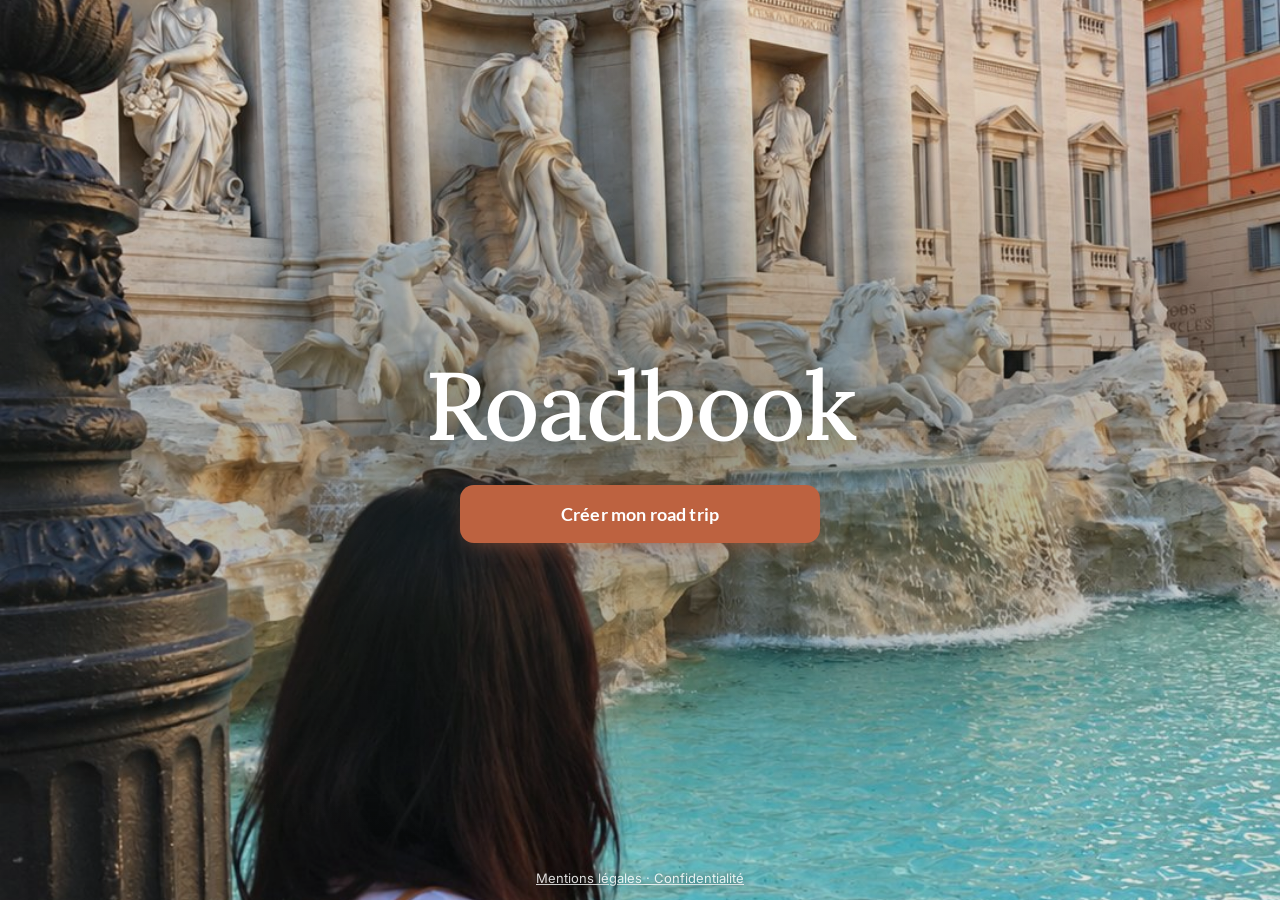
<file: index.html>
<!doctype html>
<html lang="fr">
<head>
  <meta charset="utf-8">
  <meta name="viewport" content="width=device-width, initial-scale=1, viewport-fit=cover">
  <meta name="theme-color" content="#F4F1EA">
  <title>Roadbook</title>
  <link rel="stylesheet" href="css/polices.css">
  <link rel="manifest" href="manifest.webmanifest">
  <link rel="apple-touch-icon" href="images/icone-192.png">
  <meta name="apple-mobile-web-app-capable" content="yes">
  <meta name="mobile-web-app-capable" content="yes">
  <link rel="stylesheet" href="js/vendor/leaflet/leaflet.css">
  <link rel="stylesheet" href="css/styles.css?v=2">
</head>
<body>
  <main id="app">

    <!-- ÉCRAN 1 — ACCUEIL -->
    <section class="ecran ecran--accueil" id="e-accueil" aria-label="Accueil">
      <div class="accueil-photo">
        <!-- Remplace images/accueil.jpg par ta propre photo -->
        <div class="photo-repli" data-paysage></div>
        <img src="images/accueil.jpg" alt="" onerror="this.remove()">
      </div>
      <div class="accueil-contenu">
        <h1 class="accueil-titre">Roadbook</h1>
        <button class="btn btn--principal" type="button" data-aller="#/depart">Créer mon road trip</button>
        <a class="accueil-voyages" href="#/voyages" id="lien-voyages" hidden></a>
      </div>
      <a class="accueil-infos" href="infos.html">Mentions légales · Confidentialité</a>
    </section>

    <!-- ÉCRAN 2 — MON DÉPART -->
    <section class="ecran" id="e-depart" aria-label="Mon départ">
      <header class="barre">
        <a class="barre-retour" href="#/">← Accueil</a>
        <span class="barre-marque">Roadbook</span>
      </header>
      <div class="colonne">
        <h1 class="titre-page">Ton départ</h1>
        <p class="chapo">Sept questions, tout se fait en cochant. Je m’occupe du reste.</p>
        <form id="questionnaire" novalidate></form>
        <p class="credit">Villes : <a href="https://www.geonames.org" target="_blank" rel="noopener">GeoNames</a>, licence CC BY 4.0.</p>
      </div>
      <div class="action-bas">
        <p class="action-message" id="message-depart" role="status" aria-live="polite"></p>
        <button class="btn btn--principal" type="button" id="btn-generer">Générer mon itinéraire</button>
      </div>
    </section>

    <!-- ÉCRAN 3 — MA ROUTE -->
    <section class="ecran" id="e-route" aria-label="Ma route">
      <header class="barre">
        <a class="barre-retour" href="#/depart">← Mes réponses</a>
        <span class="barre-marque">Roadbook</span>
      </header>
      <div class="colonne" id="route-contenu"></div>
      <div class="action-bas">
        <button class="btn btn--principal" type="button" data-aller="#/garder">Garder ma route</button>
      </div>
    </section>

    <!-- ÉCRAN 4 — MA JOURNÉE -->
    <section class="ecran ecran--jour" id="e-jour" aria-label="Ma journée">
      <div id="jour-contenu"></div>
      <div class="action-bas action-bas--double">
        <a class="btn btn--secondaire" href="#/route">← Ma route</a>
        <button class="btn btn--principal" type="button" id="btn-suivant">Jour suivant →</button>
      </div>
    </section>

    <!-- ÉCRAN 5 — GARDER MA ROUTE -->
    <section class="ecran" id="e-garder" aria-label="Garder ma route">
      <header class="barre">
        <a class="barre-retour" href="#/route">← Ma route</a>
        <span class="barre-marque">Roadbook</span>
      </header>
      <div class="colonne" id="garder-contenu"></div>
    </section>

    <!-- MES VOYAGES SAUVEGARDÉS -->
    <section class="ecran" id="e-voyages" aria-label="Mes voyages sauvegardés">
      <header class="barre">
        <a class="barre-retour" href="#/">← Accueil</a>
        <span class="barre-marque">Roadbook</span>
      </header>
      <div class="colonne" id="voyages-contenu"></div>
    </section>
  </main>

  <!-- Génération en cours -->
  <div class="composition" id="composition" hidden aria-live="polite">
    <div class="composition-route" aria-hidden="true"><span></span></div>
    <p class="composition-phrase" id="composition-phrase">Je compose ta route…</p>
  </div>

  <script src="js/villes.js"></script>
  <script src="js/villes-plus.js"></script>
  <script src="js/data.js"></script>
  <script src="js/data-europe.js"></script>
  <script src="js/data-europe2.js"></script>
  <script src="js/data-terre.js"></script>
  <script src="js/regions-outils.js"></script>
  <script src="js/regions-ouest.js"></script>
  <script src="js/regions-centre.js"></script>
  <script src="js/regions-sud.js"></script>
  <script src="js/regions-nord.js"></script>
  <script src="js/regions-est.js"></script>
  <script src="js/regions-orient.js"></script>
  <script src="js/regions-plus.js"></script>
  <script src="js/regions-fin.js"></script>
  <script src="js/villes-ouest.js"></script>
  <script src="js/villes-centre.js"></script>
  <script src="js/villes-sud.js"></script>
  <script src="js/villes-nord.js"></script>
  <script src="js/villes-est.js"></script>
  <script src="js/villes-orient.js"></script>
  <script src="js/villes-geonames.js"></script>
  <script src="js/envies.js"></script>
  <script src="js/generator.js"></script>
  <script src="js/planning.js"></script>
  <script src="js/regles-route.js"></script>
  <script src="js/modifier.js"></script>
  <script src="js/aires.js"></script>
  <script src="js/photos.js"></script>
  <script src="js/mes-photos.js"></script>
  <script src="js/horsligne.js"></script>
  <script src="js/config.js"></script>
  <script src="js/vendor/supabase/supabase.js"></script>
  <script src="js/communaute.js"></script>
  <script src="js/vendor/leaflet/leaflet.js"></script>
  <script src="js/fond-carte.js"></script>
  <script src="js/carte.js"></script>
  <script src="js/app.js"></script>
</body>
</html>
</file>
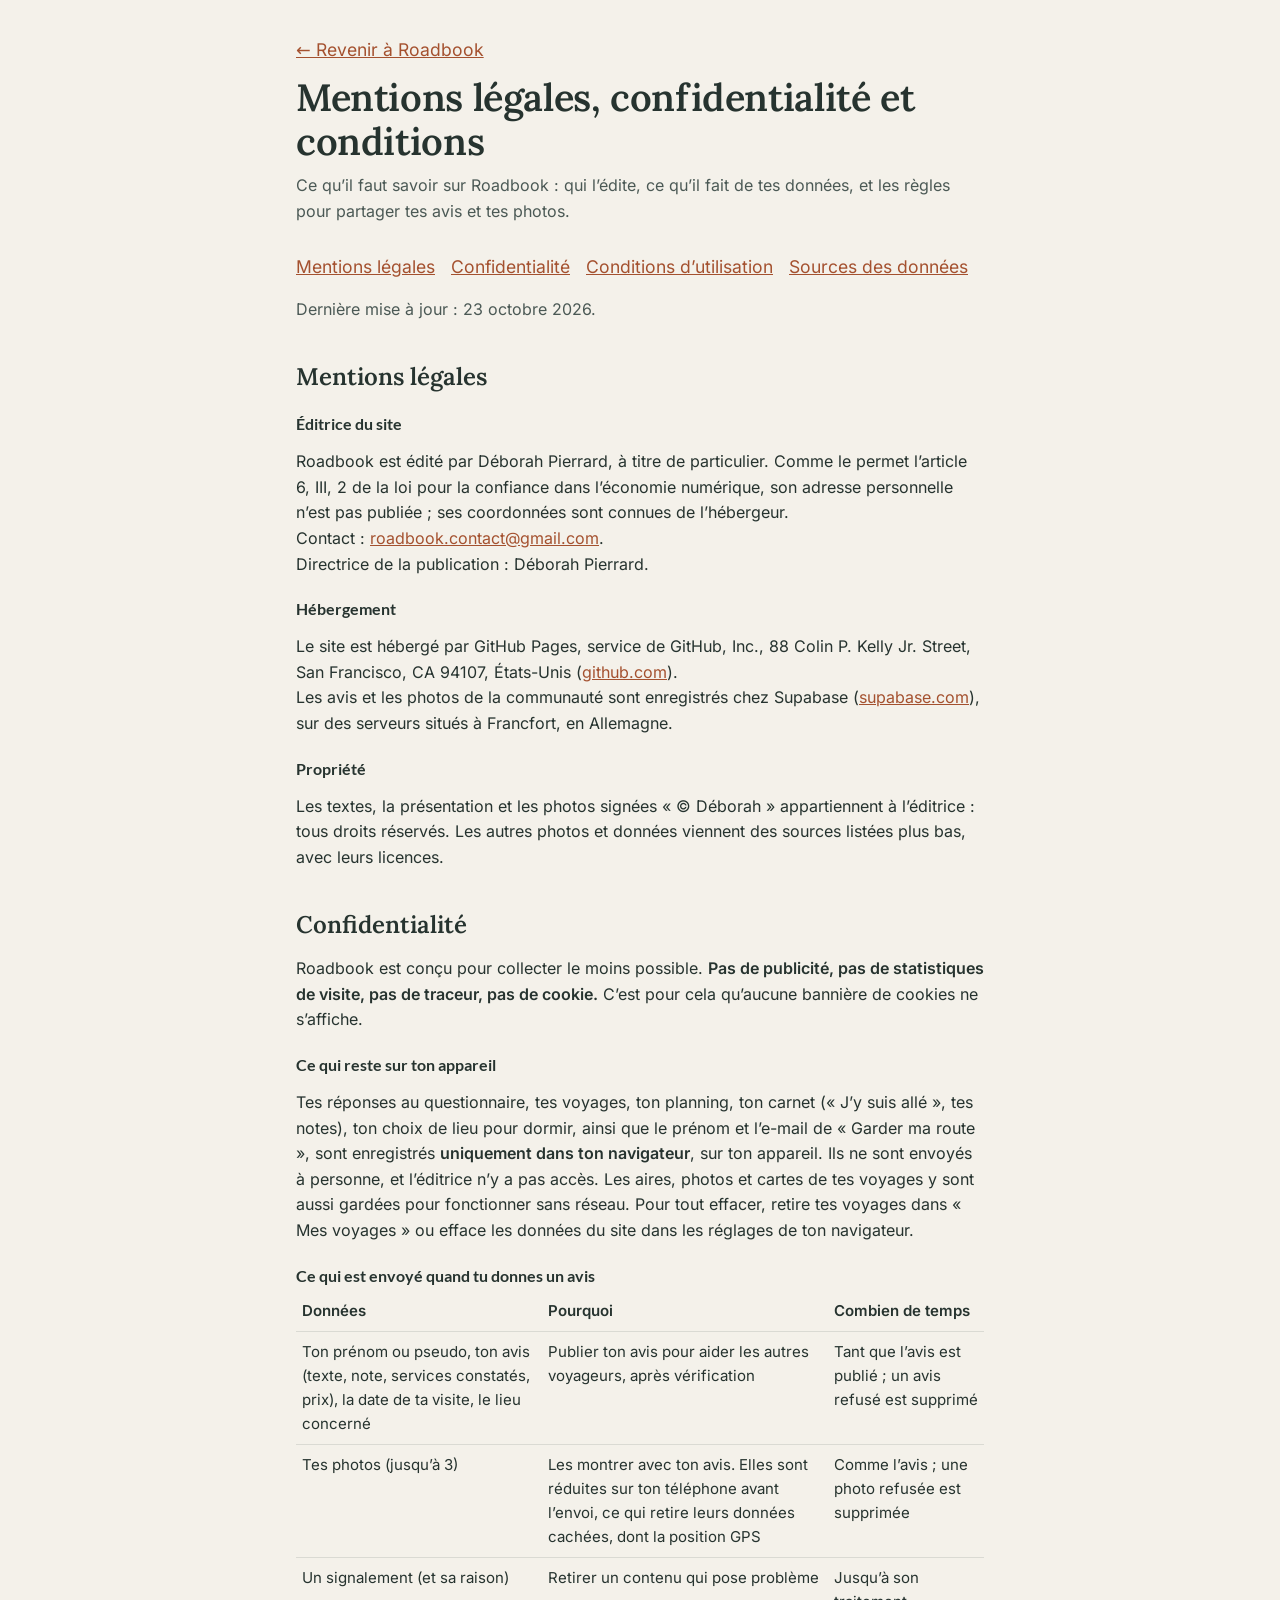
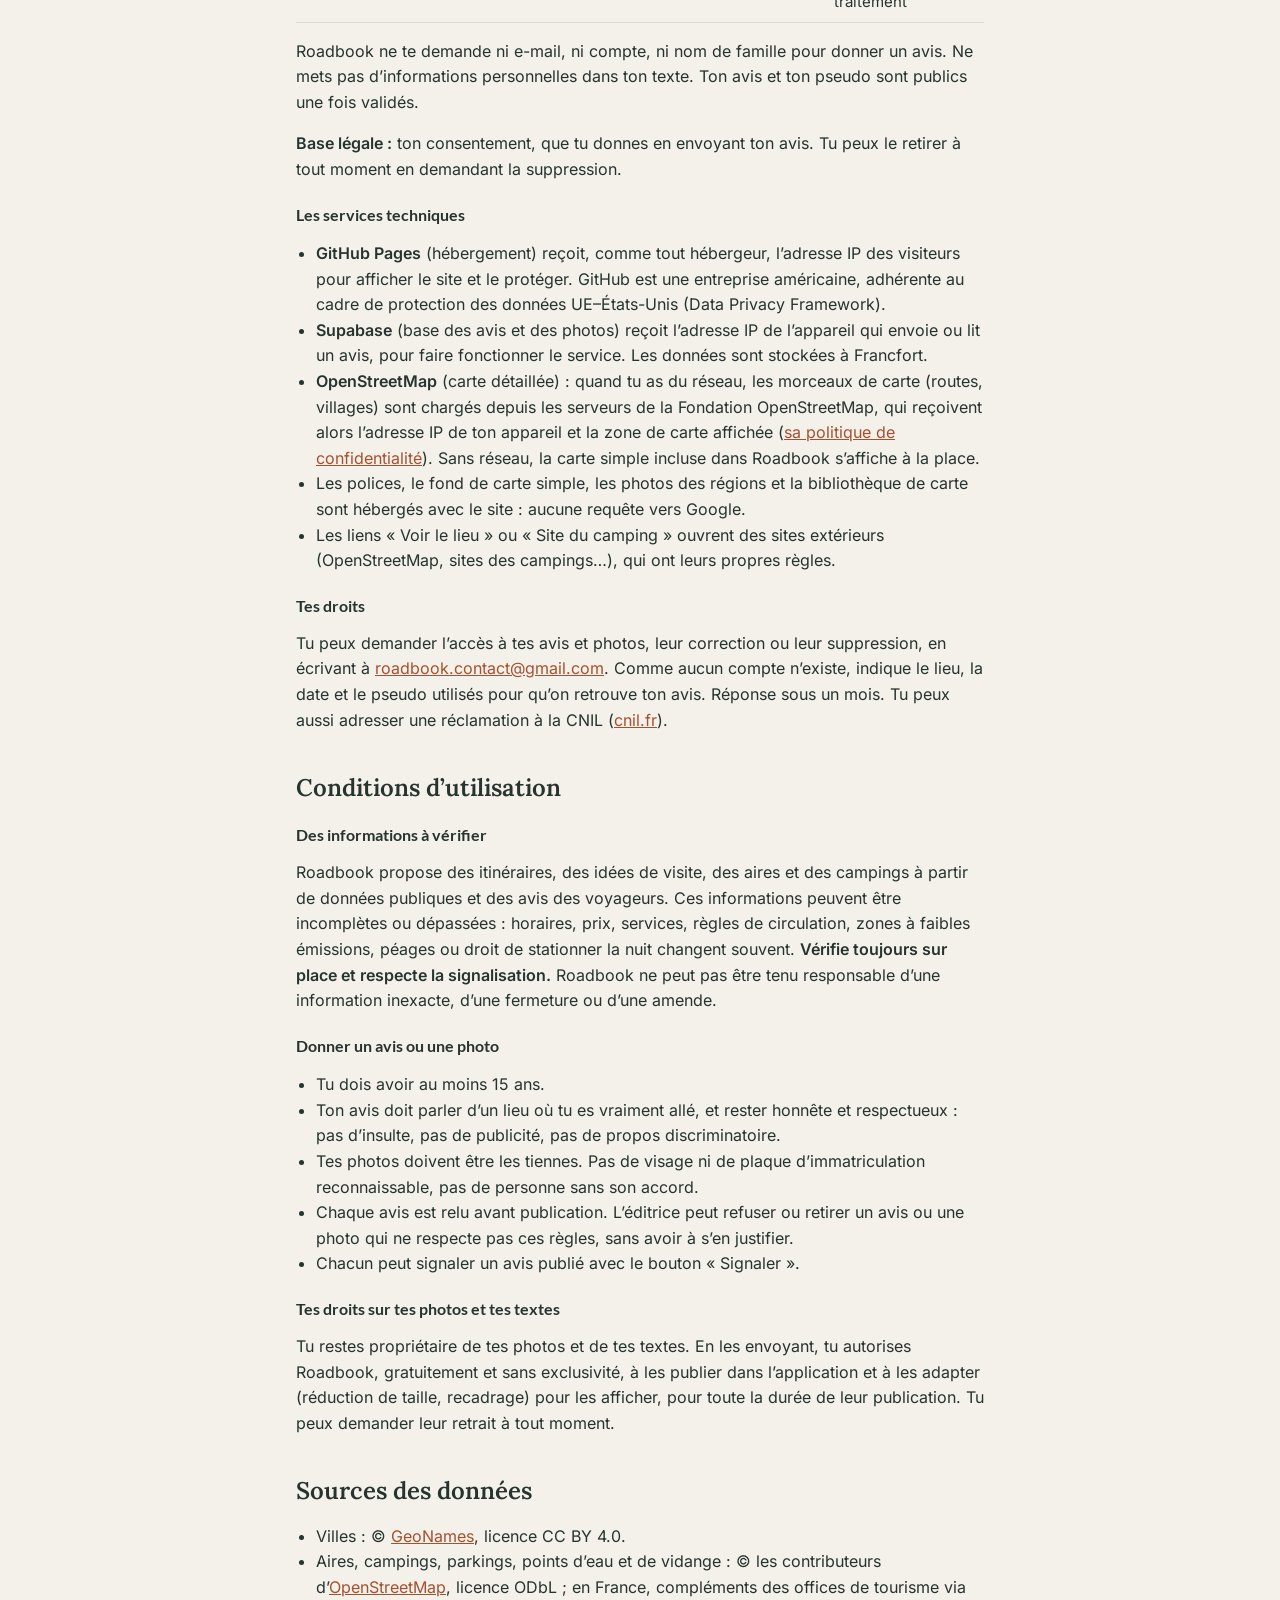
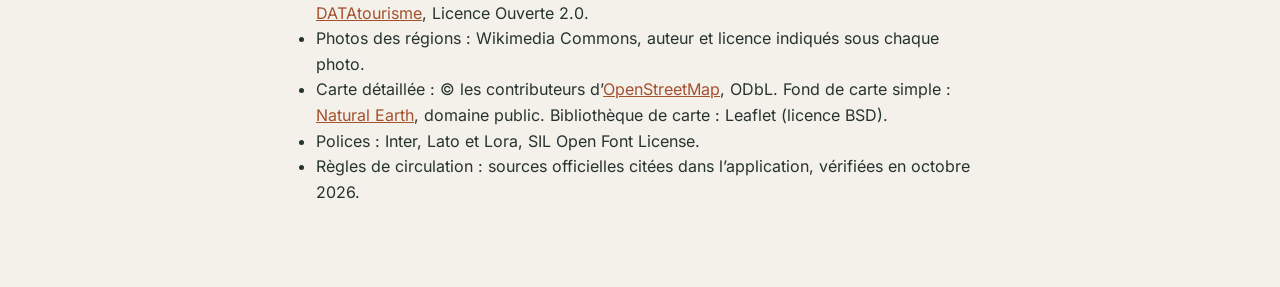
<file: infos.html>
<!doctype html>
<html lang="fr">
<head>
  <meta charset="utf-8">
  <meta name="viewport" content="width=device-width, initial-scale=1">
  <title>Mentions légales et confidentialité · Roadbook</title>
  <link rel="stylesheet" href="css/polices.css">
  <link rel="stylesheet" href="css/styles.css">
  <style>
    body { background: var(--lin); }
    .infos { max-width: 720px; margin: 0 auto; padding: 28px 16px 64px; }
    .infos h2 { font: 600 24px/1.25 var(--f-titre); margin: 40px 0 10px; }
    .infos h3 { font: 700 16px var(--f-sous); margin: 22px 0 6px; }
    .infos p, .infos li { font-size: 16px; line-height: 1.6; }
    .infos ul { padding-left: 20px; }
    .infos nav { display: flex; flex-wrap: wrap; gap: 8px 16px; margin: 8px 0 0; }
    .infos nav a, .infos a { color: var(--terra-fonce); }
    .infos table { border-collapse: collapse; width: 100%; font-size: 15px; }
    .infos th, .infos td { text-align: left; vertical-align: top; padding: 8px 6px; border-bottom: 1px solid var(--trait); }
    .retour { display: inline-block; margin-top: 8px; }
  </style>
</head>
<body>
  <main class="infos">
    <a class="retour" href="./">← Revenir à Roadbook</a>
    <h1 class="titre-page">Mentions légales, confidentialité et conditions</h1>
    <p class="chapo">Ce qu’il faut savoir sur Roadbook : qui l’édite, ce qu’il fait de tes données, et les règles pour partager tes avis et tes photos.</p>
    <nav>
      <a href="#mentions">Mentions légales</a>
      <a href="#confidentialite">Confidentialité</a>
      <a href="#conditions">Conditions d’utilisation</a>
      <a href="#sources">Sources des données</a>
    </nav>
    <p class="commu-qui">Dernière mise à jour : 23 octobre 2026.</p>

    <h2 id="mentions">Mentions légales</h2>
    <h3>Éditrice du site</h3>
    <p>Roadbook est édité par Déborah Pierrard, à titre de particulier.
      Comme le permet l’article 6, III, 2 de la loi pour la confiance dans l’économie numérique, son adresse personnelle
      n’est pas publiée ; ses coordonnées sont connues de l’hébergeur.<br>
      Contact : <a href="mailto:roadbook.contact@gmail.com">roadbook.contact@gmail.com</a>.<br>
      Directrice de la publication : Déborah Pierrard.</p>
    <h3>Hébergement</h3>
    <p>Le site est hébergé par GitHub Pages, service de GitHub, Inc., 88 Colin P. Kelly Jr. Street, San Francisco, CA 94107, États-Unis
      (<a href="https://github.com" target="_blank" rel="noopener">github.com</a>).<br>
      Les avis et les photos de la communauté sont enregistrés chez Supabase (<a href="https://supabase.com" target="_blank" rel="noopener">supabase.com</a>),
      sur des serveurs situés à Francfort, en Allemagne.</p>
    <h3>Propriété</h3>
    <p>Les textes, la présentation et les photos signées « © Déborah » appartiennent à l’éditrice : tous droits réservés.
      Les autres photos et données viennent des sources listées plus bas, avec leurs licences.</p>

    <h2 id="confidentialite">Confidentialité</h2>
    <p>Roadbook est conçu pour collecter le moins possible. <strong>Pas de publicité, pas de statistiques de visite, pas de traceur, pas de cookie.</strong>
      C’est pour cela qu’aucune bannière de cookies ne s’affiche.</p>

    <h3>Ce qui reste sur ton appareil</h3>
    <p>Tes réponses au questionnaire, tes voyages, ton planning, ton carnet (« J’y suis allé », tes notes), ton choix de lieu pour dormir,
      ainsi que le prénom et l’e-mail de « Garder ma route », sont enregistrés <strong>uniquement dans ton navigateur</strong>, sur ton appareil.
      Ils ne sont envoyés à personne, et l’éditrice n’y a pas accès. Les aires, photos et cartes de tes voyages y sont aussi gardées pour
      fonctionner sans réseau. Pour tout effacer, retire tes voyages dans « Mes voyages » ou efface les données du site dans les réglages de ton navigateur.</p>

    <h3>Ce qui est envoyé quand tu donnes un avis</h3>
    <table>
      <tr><th>Données</th><th>Pourquoi</th><th>Combien de temps</th></tr>
      <tr><td>Ton prénom ou pseudo, ton avis (texte, note, services constatés, prix), la date de ta visite, le lieu concerné</td>
        <td>Publier ton avis pour aider les autres voyageurs, après vérification</td>
        <td>Tant que l’avis est publié ; un avis refusé est supprimé</td></tr>
      <tr><td>Tes photos (jusqu’à 3)</td>
        <td>Les montrer avec ton avis. Elles sont réduites sur ton téléphone avant l’envoi, ce qui retire leurs données cachées, dont la position GPS</td>
        <td>Comme l’avis ; une photo refusée est supprimée</td></tr>
      <tr><td>Un signalement (et sa raison)</td><td>Retirer un contenu qui pose problème</td><td>Jusqu’à son traitement</td></tr>
    </table>
    <p>Roadbook ne te demande ni e-mail, ni compte, ni nom de famille pour donner un avis. Ne mets pas d’informations personnelles dans ton texte.
      Ton avis et ton pseudo sont publics une fois validés.</p>
    <p><strong>Base légale :</strong> ton consentement, que tu donnes en envoyant ton avis. Tu peux le retirer à tout moment en demandant la suppression.</p>

    <h3>Les services techniques</h3>
    <ul>
      <li><strong>GitHub Pages</strong> (hébergement) reçoit, comme tout hébergeur, l’adresse IP des visiteurs pour afficher le site et le protéger.
        GitHub est une entreprise américaine, adhérente au cadre de protection des données UE–États-Unis (Data Privacy Framework).</li>
      <li><strong>Supabase</strong> (base des avis et des photos) reçoit l’adresse IP de l’appareil qui envoie ou lit un avis, pour faire fonctionner le service.
        Les données sont stockées à Francfort.</li>
      <li><strong>OpenStreetMap</strong> (carte détaillée) : quand tu as du réseau, les morceaux de carte (routes, villages) sont chargés depuis les serveurs
        de la Fondation OpenStreetMap, qui reçoivent alors l’adresse IP de ton appareil et la zone de carte affichée
        (<a href="https://osmfoundation.org/wiki/Privacy_Policy" target="_blank" rel="noopener">sa politique de confidentialité</a>).
        Sans réseau, la carte simple incluse dans Roadbook s’affiche à la place.</li>
      <li>Les polices, le fond de carte simple, les photos des régions et la bibliothèque de carte sont hébergés avec le site : aucune requête vers Google.</li>
      <li>Les liens « Voir le lieu » ou « Site du camping » ouvrent des sites extérieurs (OpenStreetMap, sites des campings…), qui ont leurs propres règles.</li>
    </ul>

    <h3>Tes droits</h3>
    <p>Tu peux demander l’accès à tes avis et photos, leur correction ou leur suppression, en écrivant à
      <a href="mailto:roadbook.contact@gmail.com">roadbook.contact@gmail.com</a>. Comme aucun compte n’existe, indique le lieu, la date et le pseudo
      utilisés pour qu’on retrouve ton avis. Réponse sous un mois. Tu peux aussi adresser une réclamation à la CNIL
      (<a href="https://www.cnil.fr" target="_blank" rel="noopener">cnil.fr</a>).</p>

    <h2 id="conditions">Conditions d’utilisation</h2>
    <h3>Des informations à vérifier</h3>
    <p>Roadbook propose des itinéraires, des idées de visite, des aires et des campings à partir de données publiques et des avis des voyageurs.
      Ces informations peuvent être incomplètes ou dépassées : horaires, prix, services, règles de circulation, zones à faibles émissions,
      péages ou droit de stationner la nuit changent souvent. <strong>Vérifie toujours sur place et respecte la signalisation.</strong>
      Roadbook ne peut pas être tenu responsable d’une information inexacte, d’une fermeture ou d’une amende.</p>
    <h3>Donner un avis ou une photo</h3>
    <ul>
      <li>Tu dois avoir au moins 15 ans.</li>
      <li>Ton avis doit parler d’un lieu où tu es vraiment allé, et rester honnête et respectueux : pas d’insulte, pas de publicité, pas de propos discriminatoire.</li>
      <li>Tes photos doivent être les tiennes. Pas de visage ni de plaque d’immatriculation reconnaissable, pas de personne sans son accord.</li>
      <li>Chaque avis est relu avant publication. L’éditrice peut refuser ou retirer un avis ou une photo qui ne respecte pas ces règles, sans avoir à s’en justifier.</li>
      <li>Chacun peut signaler un avis publié avec le bouton « Signaler ».</li>
    </ul>
    <h3>Tes droits sur tes photos et tes textes</h3>
    <p>Tu restes propriétaire de tes photos et de tes textes. En les envoyant, tu autorises Roadbook, gratuitement et sans exclusivité,
      à les publier dans l’application et à les adapter (réduction de taille, recadrage) pour les afficher, pour toute la durée de leur publication.
      Tu peux demander leur retrait à tout moment.</p>

    <h2 id="sources">Sources des données</h2>
    <ul>
      <li>Villes : © <a href="https://www.geonames.org" target="_blank" rel="noopener">GeoNames</a>, licence CC BY 4.0.</li>
      <li>Aires, campings, parkings, points d’eau et de vidange : © les contributeurs d’<a href="https://www.openstreetmap.org/copyright" target="_blank" rel="noopener">OpenStreetMap</a>, licence ODbL ;
        en France, compléments des offices de tourisme via <a href="https://www.datatourisme.fr" target="_blank" rel="noopener">DATAtourisme</a>, Licence Ouverte 2.0.</li>
      <li>Photos des régions : Wikimedia Commons, auteur et licence indiqués sous chaque photo.</li>
      <li>Carte détaillée : © les contributeurs d’<a href="https://www.openstreetmap.org/copyright" target="_blank" rel="noopener">OpenStreetMap</a>, ODbL.
        Fond de carte simple : <a href="https://www.naturalearthdata.com" target="_blank" rel="noopener">Natural Earth</a>, domaine public. Bibliothèque de carte : Leaflet (licence BSD).</li>
      <li>Polices : Inter, Lato et Lora, SIL Open Font License.</li>
      <li>Règles de circulation : sources officielles citées dans l’application, vérifiées en octobre 2026.</li>
    </ul>
  </main>
</body>
</html>
</file>
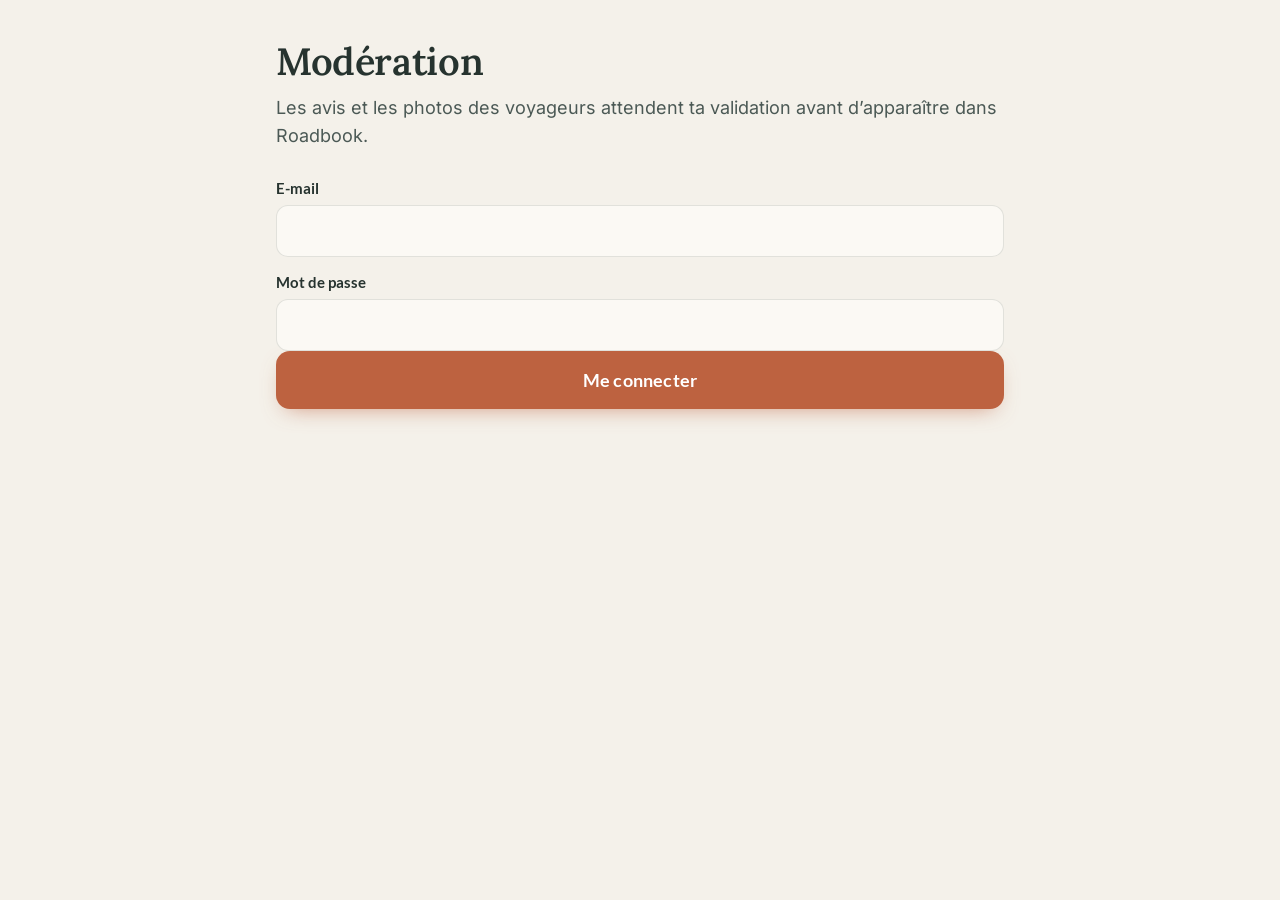
<file: moderation.html>
<!doctype html>
<html lang="fr">
<head>
  <meta charset="utf-8">
  <meta name="viewport" content="width=device-width, initial-scale=1">
  <meta name="robots" content="noindex">
  <title>Modération · Roadbook</title>
  <link rel="stylesheet" href="css/polices.css">
  <link rel="stylesheet" href="css/styles.css">
  <style>
    body { background: var(--lin); }
    .mod { max-width: 760px; margin: 0 auto; padding: 28px 16px 60px; }
    .mod-carte { background: var(--papier); border: 1px solid var(--trait); border-radius: var(--rayon); padding: 16px 18px; margin-top: 14px; }
    .mod-carte h3 { margin: 0 0 4px; font: 700 17px var(--f-sous); }
    .mod-meta { margin: 0 0 8px; font-size: 14px; color: var(--encre-douce); }
    .mod-photos { display: flex; gap: 8px; flex-wrap: wrap; margin: 10px 0; }
    .mod-photos img { width: 150px; height: 110px; object-fit: cover; border-radius: 10px; background: var(--lin); }
    .mod-actions { display: flex; gap: 10px; flex-wrap: wrap; margin-top: 12px; }
    .mod-onglets { display: flex; gap: 8px; flex-wrap: wrap; margin-top: 18px; }
    .mod-vide { color: var(--encre-douce); }
    .mod-champs { display: grid; gap: 4px; font-size: 15px; }
  </style>
</head>
<body>
  <main class="mod" id="mod">
    <h1 class="titre-page">Modération</h1>
    <p class="chapo">Les avis et les photos des voyageurs attendent ta validation avant d’apparaître dans Roadbook.</p>
    <div id="mod-contenu"><p class="mod-vide">Chargement…</p></div>
  </main>
  <script>window.RB = window.RB || {};</script>
  <script src="js/config.js"></script>
  <script src="js/vendor/supabase/supabase.js"></script>
  <script src="js/moderation.js"></script>
</body>
</html>
</file>
<file: css/polices.css>
/* Polices de Roadbook, hébergées avec l’application (aucune requête vers Google).
   Inter, Lato, Lora : SIL Open Font License 1.1 (voir fonts/LICENCE-*.txt). */
@font-face { font-family: 'Inter'; font-style: normal; font-weight: 400; font-display: swap;
  src: url('../fonts/inter-latin-ext-400-normal.woff2') format('woff2'); unicode-range: U+0100-02BA, U+02BD-02C5, U+02C7-02CC, U+02CE-02D7, U+02DD-02FF, U+0304, U+0308, U+0329, U+1D00-1DBF, U+1E00-1E9F, U+1EF2-1EFF, U+2020, U+20A0-20AB, U+20AD-20C0, U+2113, U+2C60-2C7F, U+A720-A7FF; }
@font-face { font-family: 'Inter'; font-style: normal; font-weight: 400; font-display: swap;
  src: url('../fonts/inter-latin-400-normal.woff2') format('woff2'); unicode-range: U+0000-00FF, U+0131, U+0152-0153, U+02BB-02BC, U+02C6, U+02DA, U+02DC, U+0304, U+0308, U+0329, U+2000-206F, U+20AC, U+2122, U+2191, U+2193, U+2212, U+2215, U+FEFF, U+FFFD; }
@font-face { font-family: 'Inter'; font-style: normal; font-weight: 500; font-display: swap;
  src: url('../fonts/inter-latin-ext-500-normal.woff2') format('woff2'); unicode-range: U+0100-02BA, U+02BD-02C5, U+02C7-02CC, U+02CE-02D7, U+02DD-02FF, U+0304, U+0308, U+0329, U+1D00-1DBF, U+1E00-1E9F, U+1EF2-1EFF, U+2020, U+20A0-20AB, U+20AD-20C0, U+2113, U+2C60-2C7F, U+A720-A7FF; }
@font-face { font-family: 'Inter'; font-style: normal; font-weight: 500; font-display: swap;
  src: url('../fonts/inter-latin-500-normal.woff2') format('woff2'); unicode-range: U+0000-00FF, U+0131, U+0152-0153, U+02BB-02BC, U+02C6, U+02DA, U+02DC, U+0304, U+0308, U+0329, U+2000-206F, U+20AC, U+2122, U+2191, U+2193, U+2212, U+2215, U+FEFF, U+FFFD; }
@font-face { font-family: 'Inter'; font-style: normal; font-weight: 600; font-display: swap;
  src: url('../fonts/inter-latin-ext-600-normal.woff2') format('woff2'); unicode-range: U+0100-02BA, U+02BD-02C5, U+02C7-02CC, U+02CE-02D7, U+02DD-02FF, U+0304, U+0308, U+0329, U+1D00-1DBF, U+1E00-1E9F, U+1EF2-1EFF, U+2020, U+20A0-20AB, U+20AD-20C0, U+2113, U+2C60-2C7F, U+A720-A7FF; }
@font-face { font-family: 'Inter'; font-style: normal; font-weight: 600; font-display: swap;
  src: url('../fonts/inter-latin-600-normal.woff2') format('woff2'); unicode-range: U+0000-00FF, U+0131, U+0152-0153, U+02BB-02BC, U+02C6, U+02DA, U+02DC, U+0304, U+0308, U+0329, U+2000-206F, U+20AC, U+2122, U+2191, U+2193, U+2212, U+2215, U+FEFF, U+FFFD; }
@font-face { font-family: 'Lato'; font-style: normal; font-weight: 400; font-display: swap;
  src: url('../fonts/lato-latin-ext-400-normal.woff2') format('woff2'); unicode-range: U+0100-02BA, U+02BD-02C5, U+02C7-02CC, U+02CE-02D7, U+02DD-02FF, U+0304, U+0308, U+0329, U+1D00-1DBF, U+1E00-1E9F, U+1EF2-1EFF, U+2020, U+20A0-20AB, U+20AD-20C0, U+2113, U+2C60-2C7F, U+A720-A7FF; }
@font-face { font-family: 'Lato'; font-style: normal; font-weight: 400; font-display: swap;
  src: url('../fonts/lato-latin-400-normal.woff2') format('woff2'); unicode-range: U+0000-00FF, U+0131, U+0152-0153, U+02BB-02BC, U+02C6, U+02DA, U+02DC, U+0304, U+0308, U+0329, U+2000-206F, U+20AC, U+2122, U+2191, U+2193, U+2212, U+2215, U+FEFF, U+FFFD; }
@font-face { font-family: 'Lato'; font-style: normal; font-weight: 700; font-display: swap;
  src: url('../fonts/lato-latin-ext-700-normal.woff2') format('woff2'); unicode-range: U+0100-02BA, U+02BD-02C5, U+02C7-02CC, U+02CE-02D7, U+02DD-02FF, U+0304, U+0308, U+0329, U+1D00-1DBF, U+1E00-1E9F, U+1EF2-1EFF, U+2020, U+20A0-20AB, U+20AD-20C0, U+2113, U+2C60-2C7F, U+A720-A7FF; }
@font-face { font-family: 'Lato'; font-style: normal; font-weight: 700; font-display: swap;
  src: url('../fonts/lato-latin-700-normal.woff2') format('woff2'); unicode-range: U+0000-00FF, U+0131, U+0152-0153, U+02BB-02BC, U+02C6, U+02DA, U+02DC, U+0304, U+0308, U+0329, U+2000-206F, U+20AC, U+2122, U+2191, U+2193, U+2212, U+2215, U+FEFF, U+FFFD; }
@font-face { font-family: 'Lora'; font-style: normal; font-weight: 500; font-display: swap;
  src: url('../fonts/lora-latin-ext-500-normal.woff2') format('woff2'); unicode-range: U+0100-02BA, U+02BD-02C5, U+02C7-02CC, U+02CE-02D7, U+02DD-02FF, U+0304, U+0308, U+0329, U+1D00-1DBF, U+1E00-1E9F, U+1EF2-1EFF, U+2020, U+20A0-20AB, U+20AD-20C0, U+2113, U+2C60-2C7F, U+A720-A7FF; }
@font-face { font-family: 'Lora'; font-style: normal; font-weight: 500; font-display: swap;
  src: url('../fonts/lora-latin-500-normal.woff2') format('woff2'); unicode-range: U+0000-00FF, U+0131, U+0152-0153, U+02BB-02BC, U+02C6, U+02DA, U+02DC, U+0304, U+0308, U+0329, U+2000-206F, U+20AC, U+2122, U+2191, U+2193, U+2212, U+2215, U+FEFF, U+FFFD; }
@font-face { font-family: 'Lora'; font-style: normal; font-weight: 600; font-display: swap;
  src: url('../fonts/lora-latin-ext-600-normal.woff2') format('woff2'); unicode-range: U+0100-02BA, U+02BD-02C5, U+02C7-02CC, U+02CE-02D7, U+02DD-02FF, U+0304, U+0308, U+0329, U+1D00-1DBF, U+1E00-1E9F, U+1EF2-1EFF, U+2020, U+20A0-20AB, U+20AD-20C0, U+2113, U+2C60-2C7F, U+A720-A7FF; }
@font-face { font-family: 'Lora'; font-style: normal; font-weight: 600; font-display: swap;
  src: url('../fonts/lora-latin-600-normal.woff2') format('woff2'); unicode-range: U+0000-00FF, U+0131, U+0152-0153, U+02BB-02BC, U+02C6, U+02DA, U+02DC, U+0304, U+0308, U+0329, U+2000-206F, U+20AC, U+2122, U+2191, U+2193, U+2212, U+2215, U+FEFF, U+FFFD; }
@font-face { font-family: 'Lora'; font-style: italic; font-weight: 500; font-display: swap;
  src: url('../fonts/lora-latin-ext-500-italic.woff2') format('woff2'); unicode-range: U+0100-02BA, U+02BD-02C5, U+02C7-02CC, U+02CE-02D7, U+02DD-02FF, U+0304, U+0308, U+0329, U+1D00-1DBF, U+1E00-1E9F, U+1EF2-1EFF, U+2020, U+20A0-20AB, U+20AD-20C0, U+2113, U+2C60-2C7F, U+A720-A7FF; }
@font-face { font-family: 'Lora'; font-style: italic; font-weight: 500; font-display: swap;
  src: url('../fonts/lora-latin-500-italic.woff2') format('woff2'); unicode-range: U+0000-00FF, U+0131, U+0152-0153, U+02BB-02BC, U+02C6, U+02DA, U+02DC, U+0304, U+0308, U+0329, U+2000-206F, U+20AC, U+2122, U+2191, U+2193, U+2212, U+2215, U+FEFF, U+FFFD; }
</file>
<file: js/vendor/leaflet/leaflet.css>
/* required styles */

.leaflet-pane,
.leaflet-tile,
.leaflet-marker-icon,
.leaflet-marker-shadow,
.leaflet-tile-container,
.leaflet-pane > svg,
.leaflet-pane > canvas,
.leaflet-zoom-box,
.leaflet-image-layer,
.leaflet-layer {
	position: absolute;
	left: 0;
	top: 0;
	}
.leaflet-container {
	overflow: hidden;
	}
.leaflet-tile,
.leaflet-marker-icon,
.leaflet-marker-shadow {
	-webkit-user-select: none;
	   -moz-user-select: none;
	        user-select: none;
	  -webkit-user-drag: none;
	}
/* Prevents IE11 from highlighting tiles in blue */
.leaflet-tile::selection {
	background: transparent;
}
/* Safari renders non-retina tile on retina better with this, but Chrome is worse */
.leaflet-safari .leaflet-tile {
	image-rendering: -webkit-optimize-contrast;
	}
/* hack that prevents hw layers "stretching" when loading new tiles */
.leaflet-safari .leaflet-tile-container {
	width: 1600px;
	height: 1600px;
	-webkit-transform-origin: 0 0;
	}
.leaflet-marker-icon,
.leaflet-marker-shadow {
	display: block;
	}
/* .leaflet-container svg: reset svg max-width decleration shipped in Joomla! (joomla.org) 3.x */
/* .leaflet-container img: map is broken in FF if you have max-width: 100% on tiles */
.leaflet-container .leaflet-overlay-pane svg {
	max-width: none !important;
	max-height: none !important;
	}
.leaflet-container .leaflet-marker-pane img,
.leaflet-container .leaflet-shadow-pane img,
.leaflet-container .leaflet-tile-pane img,
.leaflet-container img.leaflet-image-layer,
.leaflet-container .leaflet-tile {
	max-width: none !important;
	max-height: none !important;
	width: auto;
	padding: 0;
	}

.leaflet-container img.leaflet-tile {
	/* See: https://bugs.chromium.org/p/chromium/issues/detail?id=600120 */
	mix-blend-mode: plus-lighter;
}

.leaflet-container.leaflet-touch-zoom {
	-ms-touch-action: pan-x pan-y;
	touch-action: pan-x pan-y;
	}
.leaflet-container.leaflet-touch-drag {
	-ms-touch-action: pinch-zoom;
	/* Fallback for FF which doesn't support pinch-zoom */
	touch-action: none;
	touch-action: pinch-zoom;
}
.leaflet-container.leaflet-touch-drag.leaflet-touch-zoom {
	-ms-touch-action: none;
	touch-action: none;
}
.leaflet-container {
	-webkit-tap-highlight-color: transparent;
}
.leaflet-container a {
	-webkit-tap-highlight-color: rgba(51, 181, 229, 0.4);
}
.leaflet-tile {
	filter: inherit;
	visibility: hidden;
	}
.leaflet-tile-loaded {
	visibility: inherit;
	}
.leaflet-zoom-box {
	width: 0;
	height: 0;
	-moz-box-sizing: border-box;
	     box-sizing: border-box;
	z-index: 800;
	}
/* workaround for https://bugzilla.mozilla.org/show_bug.cgi?id=888319 */
.leaflet-overlay-pane svg {
	-moz-user-select: none;
	}

.leaflet-pane         { z-index: 400; }

.leaflet-tile-pane    { z-index: 200; }
.leaflet-overlay-pane { z-index: 400; }
.leaflet-shadow-pane  { z-index: 500; }
.leaflet-marker-pane  { z-index: 600; }
.leaflet-tooltip-pane   { z-index: 650; }
.leaflet-popup-pane   { z-index: 700; }

.leaflet-map-pane canvas { z-index: 100; }
.leaflet-map-pane svg    { z-index: 200; }

.leaflet-vml-shape {
	width: 1px;
	height: 1px;
	}
.lvml {
	behavior: url(#default#VML);
	display: inline-block;
	position: absolute;
	}


/* control positioning */

.leaflet-control {
	position: relative;
	z-index: 800;
	pointer-events: visiblePainted; /* IE 9-10 doesn't have auto */
	pointer-events: auto;
	}
.leaflet-top,
.leaflet-bottom {
	position: absolute;
	z-index: 1000;
	pointer-events: none;
	}
.leaflet-top {
	top: 0;
	}
.leaflet-right {
	right: 0;
	}
.leaflet-bottom {
	bottom: 0;
	}
.leaflet-left {
	left: 0;
	}
.leaflet-control {
	float: left;
	clear: both;
	}
.leaflet-right .leaflet-control {
	float: right;
	}
.leaflet-top .leaflet-control {
	margin-top: 10px;
	}
.leaflet-bottom .leaflet-control {
	margin-bottom: 10px;
	}
.leaflet-left .leaflet-control {
	margin-left: 10px;
	}
.leaflet-right .leaflet-control {
	margin-right: 10px;
	}


/* zoom and fade animations */

.leaflet-fade-anim .leaflet-popup {
	opacity: 0;
	-webkit-transition: opacity 0.2s linear;
	   -moz-transition: opacity 0.2s linear;
	        transition: opacity 0.2s linear;
	}
.leaflet-fade-anim .leaflet-map-pane .leaflet-popup {
	opacity: 1;
	}
.leaflet-zoom-animated {
	-webkit-transform-origin: 0 0;
	    -ms-transform-origin: 0 0;
	        transform-origin: 0 0;
	}
svg.leaflet-zoom-animated {
	will-change: transform;
}

.leaflet-zoom-anim .leaflet-zoom-animated {
	-webkit-transition: -webkit-transform 0.25s cubic-bezier(0,0,0.25,1);
	   -moz-transition:    -moz-transform 0.25s cubic-bezier(0,0,0.25,1);
	        transition:         transform 0.25s cubic-bezier(0,0,0.25,1);
	}
.leaflet-zoom-anim .leaflet-tile,
.leaflet-pan-anim .leaflet-tile {
	-webkit-transition: none;
	   -moz-transition: none;
	        transition: none;
	}

.leaflet-zoom-anim .leaflet-zoom-hide {
	visibility: hidden;
	}


/* cursors */

.leaflet-interactive {
	cursor: pointer;
	}
.leaflet-grab {
	cursor: -webkit-grab;
	cursor:    -moz-grab;
	cursor:         grab;
	}
.leaflet-crosshair,
.leaflet-crosshair .leaflet-interactive {
	cursor: crosshair;
	}
.leaflet-popup-pane,
.leaflet-control {
	cursor: auto;
	}
.leaflet-dragging .leaflet-grab,
.leaflet-dragging .leaflet-grab .leaflet-interactive,
.leaflet-dragging .leaflet-marker-draggable {
	cursor: move;
	cursor: -webkit-grabbing;
	cursor:    -moz-grabbing;
	cursor:         grabbing;
	}

/* marker & overlays interactivity */
.leaflet-marker-icon,
.leaflet-marker-shadow,
.leaflet-image-layer,
.leaflet-pane > svg path,
.leaflet-tile-container {
	pointer-events: none;
	}

.leaflet-marker-icon.leaflet-interactive,
.leaflet-image-layer.leaflet-interactive,
.leaflet-pane > svg path.leaflet-interactive,
svg.leaflet-image-layer.leaflet-interactive path {
	pointer-events: visiblePainted; /* IE 9-10 doesn't have auto */
	pointer-events: auto;
	}

/* visual tweaks */

.leaflet-container {
	background: #ddd;
	outline-offset: 1px;
	}
.leaflet-container a {
	color: #0078A8;
	}
.leaflet-zoom-box {
	border: 2px dotted #38f;
	background: rgba(255,255,255,0.5);
	}


/* general typography */
.leaflet-container {
	font-family: "Helvetica Neue", Arial, Helvetica, sans-serif;
	font-size: 12px;
	font-size: 0.75rem;
	line-height: 1.5;
	}


/* general toolbar styles */

.leaflet-bar {
	box-shadow: 0 1px 5px rgba(0,0,0,0.65);
	border-radius: 4px;
	}
.leaflet-bar a {
	background-color: #fff;
	border-bottom: 1px solid #ccc;
	width: 26px;
	height: 26px;
	line-height: 26px;
	display: block;
	text-align: center;
	text-decoration: none;
	color: black;
	}
.leaflet-bar a,
.leaflet-control-layers-toggle {
	background-position: 50% 50%;
	background-repeat: no-repeat;
	display: block;
	}
.leaflet-bar a:hover,
.leaflet-bar a:focus {
	background-color: #f4f4f4;
	}
.leaflet-bar a:first-child {
	border-top-left-radius: 4px;
	border-top-right-radius: 4px;
	}
.leaflet-bar a:last-child {
	border-bottom-left-radius: 4px;
	border-bottom-right-radius: 4px;
	border-bottom: none;
	}
.leaflet-bar a.leaflet-disabled {
	cursor: default;
	background-color: #f4f4f4;
	color: #bbb;
	}

.leaflet-touch .leaflet-bar a {
	width: 30px;
	height: 30px;
	line-height: 30px;
	}
.leaflet-touch .leaflet-bar a:first-child {
	border-top-left-radius: 2px;
	border-top-right-radius: 2px;
	}
.leaflet-touch .leaflet-bar a:last-child {
	border-bottom-left-radius: 2px;
	border-bottom-right-radius: 2px;
	}

/* zoom control */

.leaflet-control-zoom-in,
.leaflet-control-zoom-out {
	font: bold 18px 'Lucida Console', Monaco, monospace;
	text-indent: 1px;
	}

.leaflet-touch .leaflet-control-zoom-in, .leaflet-touch .leaflet-control-zoom-out  {
	font-size: 22px;
	}


/* layers control */

.leaflet-control-layers {
	box-shadow: 0 1px 5px rgba(0,0,0,0.4);
	background: #fff;
	border-radius: 5px;
	}
.leaflet-control-layers-toggle {
	background-image: url(images/layers.png);
	width: 36px;
	height: 36px;
	}
.leaflet-retina .leaflet-control-layers-toggle {
	background-image: url(images/layers-2x.png);
	background-size: 26px 26px;
	}
.leaflet-touch .leaflet-control-layers-toggle {
	width: 44px;
	height: 44px;
	}
.leaflet-control-layers .leaflet-control-layers-list,
.leaflet-control-layers-expanded .leaflet-control-layers-toggle {
	display: none;
	}
.leaflet-control-layers-expanded .leaflet-control-layers-list {
	display: block;
	position: relative;
	}
.leaflet-control-layers-expanded {
	padding: 6px 10px 6px 6px;
	color: #333;
	background: #fff;
	}
.leaflet-control-layers-scrollbar {
	overflow-y: scroll;
	overflow-x: hidden;
	padding-right: 5px;
	}
.leaflet-control-layers-selector {
	margin-top: 2px;
	position: relative;
	top: 1px;
	}
.leaflet-control-layers label {
	display: block;
	font-size: 13px;
	font-size: 1.08333em;
	}
.leaflet-control-layers-separator {
	height: 0;
	border-top: 1px solid #ddd;
	margin: 5px -10px 5px -6px;
	}

/* Default icon URLs */
.leaflet-default-icon-path { /* used only in path-guessing heuristic, see L.Icon.Default */
	background-image: url(images/marker-icon.png);
	}


/* attribution and scale controls */

.leaflet-container .leaflet-control-attribution {
	background: #fff;
	background: rgba(255, 255, 255, 0.8);
	margin: 0;
	}
.leaflet-control-attribution,
.leaflet-control-scale-line {
	padding: 0 5px;
	color: #333;
	line-height: 1.4;
	}
.leaflet-control-attribution a {
	text-decoration: none;
	}
.leaflet-control-attribution a:hover,
.leaflet-control-attribution a:focus {
	text-decoration: underline;
	}
.leaflet-attribution-flag {
	display: inline !important;
	vertical-align: baseline !important;
	width: 1em;
	height: 0.6669em;
	}
.leaflet-left .leaflet-control-scale {
	margin-left: 5px;
	}
.leaflet-bottom .leaflet-control-scale {
	margin-bottom: 5px;
	}
.leaflet-control-scale-line {
	border: 2px solid #777;
	border-top: none;
	line-height: 1.1;
	padding: 2px 5px 1px;
	white-space: nowrap;
	-moz-box-sizing: border-box;
	     box-sizing: border-box;
	background: rgba(255, 255, 255, 0.8);
	text-shadow: 1px 1px #fff;
	}
.leaflet-control-scale-line:not(:first-child) {
	border-top: 2px solid #777;
	border-bottom: none;
	margin-top: -2px;
	}
.leaflet-control-scale-line:not(:first-child):not(:last-child) {
	border-bottom: 2px solid #777;
	}

.leaflet-touch .leaflet-control-attribution,
.leaflet-touch .leaflet-control-layers,
.leaflet-touch .leaflet-bar {
	box-shadow: none;
	}
.leaflet-touch .leaflet-control-layers,
.leaflet-touch .leaflet-bar {
	border: 2px solid rgba(0,0,0,0.2);
	background-clip: padding-box;
	}


/* popup */

.leaflet-popup {
	position: absolute;
	text-align: center;
	margin-bottom: 20px;
	}
.leaflet-popup-content-wrapper {
	padding: 1px;
	text-align: left;
	border-radius: 12px;
	}
.leaflet-popup-content {
	margin: 13px 24px 13px 20px;
	line-height: 1.3;
	font-size: 13px;
	font-size: 1.08333em;
	min-height: 1px;
	}
.leaflet-popup-content p {
	margin: 17px 0;
	margin: 1.3em 0;
	}
.leaflet-popup-tip-container {
	width: 40px;
	height: 20px;
	position: absolute;
	left: 50%;
	margin-top: -1px;
	margin-left: -20px;
	overflow: hidden;
	pointer-events: none;
	}
.leaflet-popup-tip {
	width: 17px;
	height: 17px;
	padding: 1px;

	margin: -10px auto 0;
	pointer-events: auto;

	-webkit-transform: rotate(45deg);
	   -moz-transform: rotate(45deg);
	    -ms-transform: rotate(45deg);
	        transform: rotate(45deg);
	}
.leaflet-popup-content-wrapper,
.leaflet-popup-tip {
	background: white;
	color: #333;
	box-shadow: 0 3px 14px rgba(0,0,0,0.4);
	}
.leaflet-container a.leaflet-popup-close-button {
	position: absolute;
	top: 0;
	right: 0;
	border: none;
	text-align: center;
	width: 24px;
	height: 24px;
	font: 16px/24px Tahoma, Verdana, sans-serif;
	color: #757575;
	text-decoration: none;
	background: transparent;
	}
.leaflet-container a.leaflet-popup-close-button:hover,
.leaflet-container a.leaflet-popup-close-button:focus {
	color: #585858;
	}
.leaflet-popup-scrolled {
	overflow: auto;
	}

.leaflet-oldie .leaflet-popup-content-wrapper {
	-ms-zoom: 1;
	}
.leaflet-oldie .leaflet-popup-tip {
	width: 24px;
	margin: 0 auto;

	-ms-filter: "progid:DXImageTransform.Microsoft.Matrix(M11=0.70710678, M12=0.70710678, M21=-0.70710678, M22=0.70710678)";
	filter: progid:DXImageTransform.Microsoft.Matrix(M11=0.70710678, M12=0.70710678, M21=-0.70710678, M22=0.70710678);
	}

.leaflet-oldie .leaflet-control-zoom,
.leaflet-oldie .leaflet-control-layers,
.leaflet-oldie .leaflet-popup-content-wrapper,
.leaflet-oldie .leaflet-popup-tip {
	border: 1px solid #999;
	}


/* div icon */

.leaflet-div-icon {
	background: #fff;
	border: 1px solid #666;
	}


/* Tooltip */
/* Base styles for the element that has a tooltip */
.leaflet-tooltip {
	position: absolute;
	padding: 6px;
	background-color: #fff;
	border: 1px solid #fff;
	border-radius: 3px;
	color: #222;
	white-space: nowrap;
	-webkit-user-select: none;
	-moz-user-select: none;
	-ms-user-select: none;
	user-select: none;
	pointer-events: none;
	box-shadow: 0 1px 3px rgba(0,0,0,0.4);
	}
.leaflet-tooltip.leaflet-interactive {
	cursor: pointer;
	pointer-events: auto;
	}
.leaflet-tooltip-top:before,
.leaflet-tooltip-bottom:before,
.leaflet-tooltip-left:before,
.leaflet-tooltip-right:before {
	position: absolute;
	pointer-events: none;
	border: 6px solid transparent;
	background: transparent;
	content: "";
	}

/* Directions */

.leaflet-tooltip-bottom {
	margin-top: 6px;
}
.leaflet-tooltip-top {
	margin-top: -6px;
}
.leaflet-tooltip-bottom:before,
.leaflet-tooltip-top:before {
	left: 50%;
	margin-left: -6px;
	}
.leaflet-tooltip-top:before {
	bottom: 0;
	margin-bottom: -12px;
	border-top-color: #fff;
	}
.leaflet-tooltip-bottom:before {
	top: 0;
	margin-top: -12px;
	margin-left: -6px;
	border-bottom-color: #fff;
	}
.leaflet-tooltip-left {
	margin-left: -6px;
}
.leaflet-tooltip-right {
	margin-left: 6px;
}
.leaflet-tooltip-left:before,
.leaflet-tooltip-right:before {
	top: 50%;
	margin-top: -6px;
	}
.leaflet-tooltip-left:before {
	right: 0;
	margin-right: -12px;
	border-left-color: #fff;
	}
.leaflet-tooltip-right:before {
	left: 0;
	margin-left: -12px;
	border-right-color: #fff;
	}

/* Printing */

@media print {
	/* Prevent printers from removing background-images of controls. */
	.leaflet-control {
		-webkit-print-color-adjust: exact;
		print-color-adjust: exact;
		}
	}
</file>
<file: css/styles.css>
/* =========================================================================
   Roadbook — univers « Lin et terre »
   ========================================================================= */
:root {
  --vert: #6E8E86;        /* vert-de-gris, principale */
  --vert-fonce: #4F6C65;
  --argile: #C98E7E;      /* rosé argile, secondaire */
  --terra: #BD6240;       /* terracotta, accent + statut « roulée » */
  --terra-fonce: #A4512F;
  --lin: #F4F1EA;         /* fond */
  --papier: #FBF9F4;      /* cartes */
  --encre: #26332F;       /* texte */
  --encre-douce: #4B5955;
  --trait: rgba(38, 51, 47, .12);

  --f-titre: "Lora", Georgia, serif;
  --f-sous: "Lato", "Helvetica Neue", Arial, sans-serif;
  --f-corps: "Inter", system-ui, -apple-system, sans-serif;

  --rayon: 16px;
  --colonne: 560px;
}

* { box-sizing: border-box; }
html { -webkit-text-size-adjust: 100%; }
body {
  margin: 0;
  background: var(--lin);
  color: var(--encre);
  font: 400 17px/1.6 var(--f-corps);
  -webkit-font-smoothing: antialiased;
}
img, svg { display: block; max-width: 100%; }
a { color: inherit; }
button { font: inherit; color: inherit; }
:focus-visible { outline: 3px solid var(--terra); outline-offset: 3px; border-radius: 6px; }

/* ---------- Écrans ---------- */
.ecran { display: none; min-height: 100vh; min-height: 100svh; }
.ecran--actif { display: block; animation: apparait .35s ease both; }
@keyframes apparait { from { opacity: 0; transform: translateY(6px); } to { opacity: 1; transform: none; } }

.colonne { max-width: var(--colonne); margin: 0 auto; padding: 8px 20px 140px; }

.barre {
  max-width: var(--colonne); margin: 0 auto; padding: 18px 20px 6px;
  display: flex; justify-content: space-between; align-items: center;
}
.barre-retour { font: 700 15px var(--f-sous); text-decoration: none; color: var(--encre-douce); padding: 8px 0; }
.barre-retour:hover { color: var(--encre); }
.barre-marque { font: 500 italic 16px var(--f-titre); color: var(--vert-fonce); }

/* ---------- Typographie ---------- */
.titre-page { font: 600 clamp(30px, 7vw, 38px)/1.15 var(--f-titre); margin: 12px 0 10px; letter-spacing: -.01em; }
.titre-page--jour { margin-bottom: 12px; }
.sous-titre { font: 700 13px var(--f-sous); text-transform: uppercase; letter-spacing: .12em; color: var(--vert-fonce); margin: 40px 0 14px; }
.surtitre { font: 700 13px var(--f-sous); text-transform: uppercase; letter-spacing: .12em; color: var(--terra-fonce); margin: 24px 0 0; }
.chapo { font-size: 18px; color: var(--encre-douce); margin: 0 0 28px; }
.texte { color: var(--encre-douce); }

/* ---------- Boutons ---------- */
.btn {
  display: flex; align-items: center; justify-content: center; gap: 8px;
  width: 100%; min-height: 58px; padding: 16px 24px;
  border: 0; border-radius: 14px; cursor: pointer; text-decoration: none;
  font: 700 18px var(--f-sous); letter-spacing: .01em;
  transition: transform .15s ease, background-color .15s ease, box-shadow .15s ease;
}
.btn:active { transform: scale(.985); }
.btn--principal { background: var(--terra); color: #fff; box-shadow: 0 8px 22px -10px rgba(189, 98, 64, .7); }
.btn--principal:hover { background: var(--terra-fonce); }
.btn--secondaire { background: transparent; color: var(--encre); border: 1.5px solid var(--trait); box-shadow: none; }
.btn--secondaire:hover { border-color: var(--vert); }
.btn--petit { min-height: 46px; width: auto; padding: 10px 22px; font-size: 16px; }
.lien-discret { background: none; border: 0; padding: 10px; cursor: pointer; font: 400 15px var(--f-corps); color: var(--encre-douce); text-decoration: underline; text-underline-offset: 3px; }

.action-bas {
  position: fixed; left: 0; right: 0; bottom: 0; z-index: 10;
  padding: 26px 20px calc(18px + env(safe-area-inset-bottom));
  background: linear-gradient(to bottom, rgba(244, 241, 234, 0), var(--lin) 34%);
}
.action-bas > * { max-width: calc(var(--colonne) - 40px); margin-left: auto; margin-right: auto; }
.action-bas--double { display: flex; gap: 12px; justify-content: center; }
.action-bas--double > * { margin: 0; }
.action-bas--double .btn--secondaire { flex: 0 0 auto; width: auto; background: var(--lin); }
.action-bas--double .btn--principal { flex: 1 1 auto; max-width: 380px; }
.action-message { min-height: 0; margin: 0 auto 10px; font: 700 15px var(--f-sous); color: var(--terra-fonce); text-align: center; }
.action-message:empty { display: none; }

/* ---------- Photos (emplacements) ---------- */
.photo-repli, .photo-repli svg { position: absolute; inset: 0; width: 100%; height: 100%; }
.accueil-photo img, .jour-photo img { position: absolute; inset: 0; width: 100%; height: 100%; object-fit: cover; }

/* ---------- ÉCRAN 1 : Accueil ---------- */
.ecran--accueil.ecran--actif { display: flex; flex-direction: column; justify-content: center; position: relative; overflow: hidden; }
.accueil-photo { position: absolute; inset: 0; }
/* Voile léger, plus marqué au centre : le titre et le bouton restent lisibles sur n’importe quelle photo */
.accueil-photo::after {
  content: ""; position: absolute; inset: 0;
  background:
    radial-gradient(ellipse 70% 45% at 50% 50%, rgba(38, 51, 47, .42) 0%, rgba(38, 51, 47, 0) 100%),
    rgba(38, 51, 47, .12);
}
.accueil-contenu {
  position: relative; z-index: 1; margin: auto;
  width: 100%; max-width: var(--colonne);
  padding: 24px 24px calc(24px + env(safe-area-inset-bottom));
  display: flex; flex-direction: column; align-items: center; text-align: center;
}
.accueil-titre {
  font: 500 clamp(56px, 17vw, 96px)/1 var(--f-titre); color: #fff; margin: 0 0 32px;
  letter-spacing: -.02em; text-shadow: 0 2px 24px rgba(38, 51, 47, .45);
}
.accueil-contenu .btn--principal { max-width: 360px; }
.accueil-voyages { margin-top: 18px; color: #fff; font: 700 15px var(--f-sous); text-underline-offset: 4px; opacity: .9; }

/* ---------- ÉCRAN 2 : Mon départ ---------- */
.question { border: 0; padding: 0; margin: 0 0 44px; min-width: 0; border-radius: 12px; }
.question legend { display: flex; align-items: center; gap: 12px; font: 600 22px/1.3 var(--f-titre); margin-bottom: 16px; padding: 0; }
.question-n {
  flex: 0 0 auto; width: 30px; height: 30px; border-radius: 50%;
  display: inline-grid; place-items: center;
  font: 700 14px var(--f-sous); color: var(--vert-fonce); border: 1.5px solid var(--vert);
}
.question-aide { margin: 18px 0 10px; color: var(--encre-douce); font-size: 16px; }
.question-plus { margin-top: 18px; }
.question--appel { animation: appel 1.2s ease; }
@keyframes appel { 0%, 100% { box-shadow: 0 0 0 0 rgba(189, 98, 64, 0); } 30% { box-shadow: 0 0 0 10px rgba(189, 98, 64, .18); } }

.choix-groupe { display: flex; flex-wrap: wrap; gap: 10px; }
.choix {
  display: inline-flex; flex-direction: column; align-items: flex-start; justify-content: center;
  min-height: 50px; padding: 11px 18px; cursor: pointer; text-align: left;
  background: var(--papier); border: 1.5px solid var(--trait); border-radius: 999px;
  font: 500 16px var(--f-corps); color: var(--encre);
  transition: border-color .15s, background-color .15s;
}
.choix:hover { border-color: var(--vert); }
.choix[aria-pressed="true"] { background: var(--vert-fonce); border-color: var(--vert-fonce); color: #fff; }
.choix-s { font-size: 13px; color: var(--encre-douce); }
.choix[aria-pressed="true"] .choix-s { color: rgba(255, 255, 255, .85); }
.choix-groupe--cartes { flex-direction: column; }
.choix--carte { width: 100%; border-radius: var(--rayon); padding: 16px 20px; }
.choix--carte .choix-l { font: 700 17px var(--f-sous); }
.choix--carte .choix-s { font-size: 15px; margin-top: 2px; }

.champ { display: block; margin-top: 16px; }
.champ > span { display: block; font: 700 15px var(--f-sous); margin-bottom: 8px; }
.champ em { font-style: normal; font-weight: 400; color: var(--encre-douce); }
.champ input {
  width: 100%; min-height: 52px; padding: 12px 16px;
  font: 400 17px var(--f-corps); color: var(--encre);
  background: var(--papier); border: 1.5px solid var(--trait); border-radius: 12px;
}
.champ input:focus { border-color: var(--vert); outline: none; box-shadow: 0 0 0 3px rgba(110, 142, 134, .25); }
.champ--date { margin-top: 22px; }
.champ--date input { max-width: 260px; }

/* ---------- Génération ---------- */
.composition {
  position: fixed; inset: 0; z-index: 50; background: var(--lin);
  display: flex; flex-direction: column; align-items: center; justify-content: center; padding: 24px; text-align: center;
}
.composition[hidden] { display: none; }
.composition-route { width: 140px; height: 3px; border-radius: 3px; background: rgba(110, 142, 134, .25); overflow: hidden; margin-bottom: 28px; }
.composition-route span { display: block; width: 40%; height: 100%; background: var(--terra); border-radius: 3px; animation: roule 1.6s ease-in-out infinite; }
@keyframes roule { 0% { transform: translateX(-100%); } 100% { transform: translateX(260%); } }
.composition-phrase { font: 500 italic 26px/1.35 var(--f-titre); margin: 0; transition: opacity .25s; max-width: 22ch; }
.composition-phrase--sort { opacity: 0; }

/* ---------- Statuts ---------- */
.statut {
  display: inline-flex; align-items: center; gap: 5px; flex: 0 0 auto;
  padding: 4px 11px 4px 8px; border-radius: 999px; white-space: nowrap;
  font: 700 13px/1.2 var(--f-sous); letter-spacing: .01em;
}
.statut svg { width: 15px; height: 15px; flex: 0 0 auto; }
.statut--r { background: var(--terra); color: #fff; box-shadow: 0 2px 8px -3px rgba(189, 98, 64, .8); }
.statut--p { background: transparent; color: var(--vert-fonce); border: 1.5px solid var(--vert); padding: 3px 10px 3px 7px; }
.statut--c { background: rgba(201, 142, 126, .18); color: #7A3F2E; border: 1.5px dashed var(--argile); padding: 3px 10px 3px 7px; }

/* ---------- ÉCRAN 3 : Ma route ---------- */
.recap { font: 700 19px/1.45 var(--f-sous); margin: 0 0 22px; }
.trace { background: var(--papier); border-radius: var(--rayon); padding: 14px; border: 1px solid var(--trait); }
.trace-svg { width: 100%; height: auto; }
.budget { color: var(--encre-douce); font-size: 16px; margin: 16px 0 0; }
.budget strong { color: var(--encre); }

.legende { margin-top: 28px; padding: 18px 20px; border-radius: var(--rayon); background: rgba(110, 142, 134, .1); }
.legende-titre { font: 700 15px var(--f-sous); margin: 0 0 12px; }
.legende ul { list-style: none; margin: 0; padding: 0; display: grid; gap: 10px; }
.legende li { display: flex; flex-wrap: wrap; align-items: center; gap: 8px 10px; font-size: 15px; color: var(--encre-douce); }

.programme { list-style: none; margin: 0; padding: 0; display: grid; gap: 10px; }
.jour-ligne {
  display: grid; grid-template-columns: 56px 1fr 18px; gap: 14px; align-items: center;
  padding: 16px 16px 16px 14px; border-radius: var(--rayon); text-decoration: none;
  background: var(--papier); border: 1px solid var(--trait); border-left: 4px solid transparent;
  transition: transform .15s ease, box-shadow .15s ease;
}
.jour-ligne:hover { transform: translateY(-1px); box-shadow: 0 10px 24px -16px rgba(38, 51, 47, .5); }
.jour-ligne--r { border-left-color: var(--terra); }
.jour-ligne--pause { background: transparent; }
.jour-num { display: flex; flex-direction: column; align-items: center; text-align: center; }
.jour-num > span { font: 600 24px/1 var(--f-titre); color: var(--vert-fonce); }
.jour-num small { font: 400 12px/1.25 var(--f-corps); color: var(--encre-douce); margin-top: 5px; }
.jour-corps { display: flex; flex-direction: column; min-width: 0; }
.jour-corps strong { font: 600 19px/1.3 var(--f-titre); }
.jour-meta { font-size: 15px; color: var(--encre-douce); margin-top: 2px; }
.jour-statut { display: flex; flex-wrap: wrap; align-items: center; gap: 6px 10px; margin-top: 10px; }
.jour-points { font-size: 13px; color: var(--encre-douce); }
.jour-fleche { font-size: 26px; color: var(--vert); line-height: 1; }
/* Changer une étape */
.changer-btn { display: inline-block; margin: 6px 0 0 70px; padding: 8px 2px; background: none; border: 0; cursor: pointer;
  font: 700 14px var(--f-sous); color: var(--vert-fonce); text-decoration: underline; text-underline-offset: 3px; }
.changer-btn:hover { color: var(--terra-fonce); }
.changer { margin-top: 8px; padding: 16px; background: var(--papier); border: 1.5px solid var(--vert); border-radius: var(--rayon); }
.changer-titre { margin: 0; font: 600 18px/1.3 var(--f-titre); }
.changer-aide, .changer-note { margin: 6px 0 0; font-size: 14px; color: var(--encre-douce); }
.changer-note { margin-top: 12px; }
.changer-liste { list-style: none; margin: 10px 0 0; padding: 0; display: grid; gap: 8px; }
.changer-choix { width: 100%; text-align: left; display: flex; flex-direction: column; gap: 2px; padding: 12px 14px; cursor: pointer;
  background: var(--lin); border: 1.5px solid var(--trait); border-radius: 12px; font: 400 14px/1.4 var(--f-corps); color: var(--encre-douce); }
.changer-choix strong { font: 700 16px var(--f-sous); color: var(--encre); }
.changer-choix em { font-style: normal; color: var(--encre); }
.changer-choix:hover { border-color: var(--vert); }
.changer-choix--confirmer { border-color: var(--terra); background: #fff; }
.changer-confirmer { margin-top: 6px; font: 700 14px var(--f-sous); color: var(--terra-fonce); }
.changer-label { display: block; margin-top: 16px; font: 700 15px var(--f-sous); }
.changer-champ { width: 100%; min-height: 48px; margin-top: 6px; padding: 10px 14px; font: 400 16px var(--f-corps); color: var(--encre);
  background: #fff; border: 1.5px solid var(--trait); border-radius: 12px; }
.changer-champ:focus { border-color: var(--vert); outline: none; box-shadow: 0 0 0 3px rgba(110, 142, 134, .25); }
.changer-vide { font-size: 14px; color: var(--encre-douce); }
.changer .lien-discret { padding: 10px 0 0; }
.changer-ok { margin: 8px 0 0; padding: 10px 14px; border-radius: 12px; background: rgba(110, 142, 134, .14); font: 700 14px/1.4 var(--f-sous); color: var(--vert-fonce); }
@media (max-width: 420px) { .changer-btn { margin-left: 0; } }

.note-essai { font-size: 13px; color: var(--encre-douce); margin: 28px 0 0; }

/* ---------- ÉCRAN 4 : Ma journée ---------- */
.jour-photo { position: relative; height: 42vh; min-height: 240px; max-height: 420px; overflow: hidden; }
.jour-photo-retour {
  position: absolute; top: calc(14px + env(safe-area-inset-top)); left: 14px; z-index: 2;
  width: 44px; height: 44px; border-radius: 50%; display: grid; place-items: center;
  background: rgba(251, 249, 244, .92); text-decoration: none; font: 700 20px var(--f-sous);
}
.jour-statut-tete { display: flex; flex-wrap: wrap; gap: 8px 12px; align-items: center; }
.bloc { margin-top: 28px; }
.bloc .sous-titre { margin-top: 12px; }
.bloc--pause { padding: 20px 22px; background: rgba(110, 142, 134, .12); border-radius: var(--rayon); font: 500 italic 19px/1.5 var(--f-titre); }
.bloc--pause p { margin: 0; }

.chiffres { display: grid; grid-template-columns: 1fr 1fr; gap: 10px; }
.chiffres > div { background: var(--papier); border: 1px solid var(--trait); border-radius: var(--rayon); padding: 16px 18px; }
.chiffres b { display: block; font: 600 28px/1.1 var(--f-titre); }
.chiffres span { font-size: 15px; color: var(--encre-douce); }
.trajet { margin: 0; color: var(--encre-douce); font-size: 15px; }

.info { background: var(--papier); border: 1px solid var(--trait); border-radius: var(--rayon); padding: 18px 20px; margin-top: 12px; }
.info p { margin: 8px 0 0; }
.info-tete { display: flex; flex-wrap: wrap; align-items: center; justify-content: space-between; gap: 8px 12px; }
.info-tete--fin { margin-top: 10px; }
.info-tete h3 { margin: 0; font: 700 17px/1.35 var(--f-sous); }
.alerte { font-weight: 600; color: #7A3F2E; }
.repli {
  margin-top: 12px !important; padding: 12px 14px; border-radius: 12px;
  background: rgba(201, 142, 126, .12); font-size: 15px; color: var(--encre);
}
.repli strong { display: block; font: 700 12px var(--f-sous); text-transform: uppercase; letter-spacing: .1em; color: #7A3F2E; margin-bottom: 3px; }
.reperes { list-style: none; margin: 0; padding: 0; }

.services { list-style: none; margin: 18px 0 0; padding: 0; border-top: 1px solid var(--trait); }
.service { padding: 14px 0; border-bottom: 1px solid var(--trait); }
.service:last-child { border-bottom: 0; padding-bottom: 0; }
.service-ligne { display: flex; flex-wrap: wrap; align-items: center; gap: 8px 12px; }
.service-icone { width: 36px; height: 36px; border-radius: 50%; display: grid; place-items: center; background: rgba(110, 142, 134, .14); color: var(--vert-fonce); }
.service-icone svg { width: 20px; height: 20px; }
.service-nom { font: 700 16px var(--f-sous); }
.service-valeur { color: var(--encre-douce); margin-right: auto; }
.service--non .service-icone { background: rgba(38, 51, 47, .06); color: var(--encre-douce); }

/* ---------- ÉCRAN 5 : Garder ---------- */
.carte-voyage { background: var(--papier); border: 1px solid var(--trait); border-left: 4px solid var(--terra); border-radius: var(--rayon); padding: 18px 20px; margin: 0 0 24px; }
.carte-voyage-titre { font: 600 20px/1.3 var(--f-titre); margin: 0 0 6px; }
.carte-voyage-recap { margin: 0; font: 700 15px/1.45 var(--f-sous); color: var(--encre-douce); }
.carte-voyage-date { margin: 8px 0 0; font-size: 14px; color: var(--encre-douce); }
.carte-voyage-actions { display: flex; align-items: center; gap: 12px; margin-top: 14px; }
.acces { margin-bottom: 24px; }
.acces .sous-titre { margin-top: 8px; }
.acces .texte { margin: 0; }
.acces .note-essai { margin-top: 14px; }
.garde-ok { width: 64px; height: 64px; border-radius: 50%; background: var(--terra); color: #fff; display: grid; place-items: center; margin-top: 32px; }
.garde-ok svg { width: 34px; height: 34px; }
.pile-boutons { display: grid; gap: 12px; margin-top: 8px; }
.liste-voyages { list-style: none; margin: 0; padding: 0; }

/* ---------- Écrans plus larges ---------- */
@media (min-width: 760px) {
  body { font-size: 17.5px; }
  .jour-photo { max-width: 860px; margin: 24px auto 0; border-radius: 22px; }
  .colonne { padding-top: 16px; }
}
@media (prefers-reduced-motion: reduce) {
  *, *::before, *::after { animation: none !important; transition: none !important; }
}

/* ---------- Ville de départ : recherche ---------- */
.champ--recherche { margin-top: 0; }
.suggestions { list-style: none; margin: 8px 0 0; padding: 0; display: grid; gap: 6px; }
.suggestions:empty { display: none; }
.suggestions button {
  width: 100%; min-height: 52px; padding: 12px 16px; cursor: pointer; text-align: left;
  display: flex; justify-content: space-between; align-items: center; gap: 12px;
  background: var(--papier); border: 1.5px solid var(--trait); border-radius: 12px;
}
.suggestions button:hover, .suggestions button:focus-visible { border-color: var(--vert); }
.suggestions strong { font: 600 17px var(--f-corps); }
.suggestions span { font-size: 14px; color: var(--encre-douce); }
.depart-inconnu { margin-top: 12px; padding: 14px 16px; border-radius: 12px; background: rgba(201, 142, 126, .12); }
.depart-inconnu p { margin: 0 0 10px; font-size: 15px; }
.depart-inconnu .btn--petit { width: 100%; }
.depart-inconnu .lien-discret { padding: 0; }
.depart-choisi {
  display: flex; align-items: center; gap: 14px; padding: 14px 16px;
  background: var(--papier); border: 1.5px solid var(--vert); border-radius: var(--rayon);
}
.depart-choisi[hidden] { display: none; }
.depart-coche { flex: 0 0 auto; width: 36px; height: 36px; border-radius: 50%; display: grid; place-items: center; background: var(--vert-fonce); color: #fff; }
.depart-coche svg { width: 20px; height: 20px; }
.depart-texte { flex: 1 1 auto; display: flex; flex-direction: column; min-width: 0; }
.depart-texte strong { font: 600 19px/1.3 var(--f-titre); }
.depart-texte span { font-size: 14px; color: var(--encre-douce); }
[hidden] { display: none !important; }

/* ---------- Envie d’ailleurs ? ---------- */
.ailleurs { margin-top: 22px; }
.ailleurs-titre { font: 700 15px/1.45 var(--f-sous); margin: 0 0 10px; color: var(--encre-douce); }
.choix--petit { min-height: 42px; padding: 8px 16px; font-size: 15px; }
.chiffres--trois { grid-template-columns: 1fr 1fr 1fr; }
.chiffres--trois { gap: 8px; }
.chiffres--trois > div { padding: 14px 12px; }
.chiffres--trois b { font-size: 20px; white-space: nowrap; }
.chiffres--trois span { font-size: 13px; }

/* ---------- Où as-tu envie d’aller ? ---------- */
.choix-groupe--grille { display: grid; grid-template-columns: 1fr 1fr; gap: 10px; }
.choix-groupe--grille .choix { border-radius: var(--rayon); padding: 12px 14px; justify-content: flex-start; min-height: 74px; }
.choix-groupe--grille .choix-l { font: 700 16px/1.25 var(--f-sous); }
.choix-groupe--grille .choix-s { font-size: 13px; line-height: 1.35; margin-top: 3px; }
@media (max-width: 340px) { .choix-groupe--grille { grid-template-columns: 1fr; } }
.avertissement { margin: -6px 0 22px; padding: 14px 16px; border-radius: 12px; background: rgba(201, 142, 126, .16); border-left: 4px solid var(--argile); }
.avertissement p { margin: 0; font-size: 15px; }
.sugg-texte { display: flex; flex-direction: column; min-width: 0; }
.suggestions .sugg-texte span { font-size: 13px; }
.suggestions .sugg-type { flex: 0 0 auto; font: 700 11px var(--f-sous); text-transform: uppercase; letter-spacing: .08em; color: var(--vert-fonce); padding: 3px 8px; border-radius: 999px; background: rgba(110, 142, 134, .12); }

/* ---------- Durée sur mesure ---------- */
.compteur { display: flex; align-items: center; gap: 12px; }
.compteur-btn {
  width: 52px; height: 52px; flex: 0 0 auto; border-radius: 50%; cursor: pointer;
  background: var(--papier); border: 1.5px solid var(--trait); font: 500 26px/1 var(--f-sous); color: var(--vert-fonce);
}
.compteur-btn:hover { border-color: var(--vert); }
.compteur-valeur {
  display: flex; align-items: baseline; justify-content: center; gap: 8px; min-width: 140px;
  padding: 8px 16px; border-radius: 14px; background: var(--papier); border: 1.5px solid var(--trait);
}
.compteur-valeur input {
  width: 3.2ch; border: 0; background: transparent; text-align: right;
  font: 600 28px/1.2 var(--f-titre); color: var(--encre); -moz-appearance: textfield;
}
.compteur-valeur input::-webkit-outer-spin-button, .compteur-valeur input::-webkit-inner-spin-button { -webkit-appearance: none; margin: 0; }
.compteur-valeur input:focus { outline: none; }
.compteur-valeur:focus-within { border-color: var(--vert); box-shadow: 0 0 0 3px rgba(110, 142, 134, .25); }
.compteur-valeur span { font-size: 16px; color: var(--encre-douce); }
.champs-dates { display: grid; grid-template-columns: 1fr 1fr; gap: 12px; margin-top: 8px; }
.champs-dates .champ { min-width: 0; margin-top: 16px; }
.champs-dates .champ--date input { max-width: none; width: 100%; min-width: 0; padding: 12px 10px; font-size: 16px; }
.duree-resume { font-weight: 600; color: var(--vert-fonce); }
.duree-resume:empty { display: none; }
@media (max-width: 360px) { .champs-dates { grid-template-columns: 1fr; } }

/* ---------- Long voyage : jours regroupés par région ---------- */
.programme--groupes { gap: 12px; }
.groupe details { background: transparent; }
.groupe summary {
  list-style: none; cursor: pointer; display: grid; grid-template-columns: 40px 1fr 18px; gap: 12px; align-items: center;
  padding: 16px; border-radius: var(--rayon); background: rgba(110, 142, 134, .12);
}
.groupe summary::-webkit-details-marker { display: none; }
.groupe-n { width: 40px; height: 40px; border-radius: 50%; display: grid; place-items: center; background: var(--vert-fonce); color: #fff; font: 700 16px var(--f-sous); }
.groupe-texte { display: flex; flex-direction: column; min-width: 0; }
.groupe-texte strong { font: 600 19px/1.3 var(--f-titre); }
.groupe-texte span { font-size: 14px; color: var(--encre-douce); }
.groupe-fleche { font-size: 24px; color: var(--vert); transition: transform .2s; }
.groupe details[open] .groupe-fleche { transform: rotate(90deg); }
.groupe details .programme { margin-top: 10px; }

/* ---------- Ce que tu aimes ---------- */
.famille { margin-top: 18px; }
.famille-nom { font: 700 13px var(--f-sous); text-transform: uppercase; letter-spacing: .1em; color: var(--vert-fonce); margin: 0 0 10px; }
.pour-toi {
  display: inline-block; margin-top: 10px !important; padding: 3px 10px; border-radius: 999px;
  font: 700 13px var(--f-sous); color: var(--vert-fonce); background: rgba(110, 142, 134, .14);
}

/* Mention de la source des villes */
.credit { margin: 28px 0 0; font: 400 12px/1.5 var(--f-corps); color: var(--encre-douce); text-align: center; }
.credit a { color: inherit; }

/* Les vrais lieux pour dormir */
.jour-nuit { display: block; font-size: 14px; color: var(--encre); margin-top: 6px; }
.puces { display: flex; flex-wrap: wrap; gap: 4px 6px; margin-top: 6px; }
.puce { font: 600 12px/1 var(--f-corps); padding: 5px 8px; border-radius: 999px; background: rgba(110, 142, 134, .12); color: var(--vert-fonce); }
.puce--non { background: rgba(189, 98, 64, .12); color: var(--terra-fonce); }
.puce--inconnu { background: rgba(38, 51, 47, .06); color: var(--encre-douce); }
.info--lieu + .info--lieu { margin-top: 14px; }
.lieu-type { font: 700 12px var(--f-sous); letter-spacing: .06em; text-transform: uppercase; color: var(--vert-fonce); margin: 0 0 6px; }
.lieu-infos { font-size: 14px; color: var(--encre-douce); margin: 4px 0 0; }
.lieu-liens { font-size: 14px; margin: 14px 0 0; }
.lieu-liens a { color: var(--vert-fonce); }
.sous-titre--petit { font-size: 18px; margin-top: 26px; }
.credit--gauche { text-align: left; margin-top: 18px; }

/* Le pays à côté de chaque ville */
.pays { font-weight: 400; color: var(--encre-douce); }
.jour-corps strong .pays { font-size: .92em; }
.frontiere { display: inline-block; align-self: flex-start; margin: 4px 0 2px; padding: 2px 9px; border-radius: 999px;
  font: 600 11.5px/1.5 var(--f-corps); letter-spacing: .02em; color: var(--vert-fonce); background: rgba(110, 142, 134, .14); }
.recap-pays { margin: -6px 0 18px; font: 400 14px/1.5 var(--f-corps); color: var(--encre-douce); }
.recap-pays strong { color: var(--encre); font-weight: 600; }
.jour-pays { margin: -4px 0 12px; font: 500 15px/1.4 var(--f-sous); letter-spacing: .04em; text-transform: uppercase; color: var(--vert-fonce); }

/* Les photos des régions (Wikimedia Commons) */
.route-photo { margin: 4px 0 22px; }
.route-photo-cadre { position: relative; aspect-ratio: 16 / 10; border-radius: 22px; overflow: hidden; background: var(--papier); }
.route-photo-cadre img { position: absolute; inset: 0; width: 100%; height: 100%; object-fit: cover; }
.photo-credit { margin: 6px 4px 0; font: 400 11.5px/1.45 var(--f-corps); color: var(--encre-douce); }
.photo-credit a { color: inherit; }
.photo-credit[hidden] { display: none; }
.jour-photo .photo-credit, .route-photo-cadre .photo-credit { position: absolute; left: 0; right: 0; bottom: 0; margin: 0; padding: 18px 14px 8px;
  color: #fff; background: linear-gradient(transparent, rgba(0,0,0,.55)); text-shadow: 0 1px 2px rgba(0,0,0,.4); }
.groupe-vignette { flex: none; width: 52px; height: 52px; border-radius: 50%; overflow: hidden; background: var(--lin); }
.groupe-vignette img { width: 100%; height: 100%; object-fit: cover; display: block; }

/* ---------- Le voyage sans réseau ---------- */
.horsligne { margin: 0 0 22px; padding: 14px 16px; border-radius: 12px; background: rgba(110, 142, 134, .1); font-size: 15px; color: var(--encre-douce); }
.horsligne:empty { display: none; }
.horsligne p { margin: 0; }
.horsligne p + p { margin-top: 6px; }
.horsligne-titre { display: flex; align-items: center; gap: 8px; font: 700 15px var(--f-sous); color: var(--encre); }
.horsligne-titre svg { width: 18px; height: 18px; flex: 0 0 auto; color: var(--terra); }
.horsligne--pret { background: rgba(189, 98, 64, .08); }
.horsligne-astuce { font-size: 14px; }
.horsligne-barre { margin-top: 10px; height: 6px; border-radius: 999px; background: rgba(110, 142, 134, .2); overflow: hidden; }
.horsligne-barre span { display: block; height: 100%; background: var(--vert); transition: width .3s ease; }

/* ---------- Nos photos ---------- */
.galerie { display: flex; gap: 10px; overflow-x: auto; margin: 0 20px; padding: 14px 0 4px; scroll-snap-type: x mandatory; -webkit-overflow-scrolling: touch; }
.galerie figure { flex: 0 0 auto; width: 150px; margin: 0; scroll-snap-align: start; }
.galerie img { display: block; width: 150px; height: 112px; object-fit: cover; border-radius: 14px; background: var(--papier); }
.galerie figcaption { margin-top: 6px; font-size: 13px; line-height: 1.35; color: var(--encre-douce); }
@media (min-width: 900px) { .galerie { max-width: 860px; margin: 0 auto; } }

/* ---------- Le planning de la journée ---------- */
.planning-tete { display: flex; align-items: baseline; justify-content: space-between; gap: 12px; }
.planning-tete .lien-discret { padding: 6px 0; font-weight: 600; color: var(--terra-fonce); }
.planning-note { margin: -6px 0 14px; font-size: 15px; color: var(--encre-douce); }
.planning-liste { list-style: none; margin: 0; padding: 0; position: relative; }
.planning-liste::before { content: ""; position: absolute; left: 75px; top: 14px; bottom: 14px; width: 2px; background: var(--trait); }
.moment { display: grid; grid-template-columns: 58px 36px 1fr; gap: 0 10px; align-items: start; padding: 8px 0; position: relative; }
.moment-heure { font: 700 15px/30px var(--f-sous); color: var(--encre); text-align: right; white-space: nowrap; }
.moment-point { width: 30px; height: 30px; border-radius: 50%; background: var(--papier); border: 1.5px solid var(--trait); display: grid; place-items: center; position: relative; z-index: 1; color: var(--vert-fonce); }
.moment-point svg { width: 16px; height: 16px; }
.moment--visite .moment-point { border-color: var(--terra); background: #F7ECE6; color: var(--terra-fonce); }
.moment--route .moment-point, .moment--nuit .moment-point { border-color: var(--vert); background: #EAF0EE; }
.moment-texte { display: flex; flex-direction: column; padding-top: 4px; min-width: 0; }
.moment-texte strong { font: 600 16px/1.35 var(--f-corps); }
.moment-texte span { font-size: 14.5px; line-height: 1.45; color: var(--encre-douce); margin-top: 2px; }
.planning > .lien-discret { margin-top: 6px; padding-left: 0; }
.planning-edition { list-style: none; margin: 0 0 14px; padding: 0; display: grid; gap: 10px; }
.planning-edition li { display: grid; grid-template-columns: 72px 1fr 36px; gap: 8px; align-items: start; background: var(--papier); border: 1px solid var(--trait); border-radius: 14px; padding: 10px; }
.planning-edition input { width: 100%; min-width: 0; font: 400 16px var(--f-corps); color: var(--encre); background: #fff; border: 1.5px solid var(--trait); border-radius: 10px; padding: 9px 10px; }
.planning-edition input:focus { border-color: var(--vert); outline: none; box-shadow: 0 0 0 3px rgba(110, 142, 134, .25); }
.planning-edition input[data-champ=h] { text-align: center; font-weight: 600; padding: 9px 4px; }
.planning-champs { display: grid; gap: 6px; min-width: 0; }
.planning-champs input[data-champ=texte] { font-size: 14.5px; }
.planning-retirer { width: 36px; height: 36px; border: 0; border-radius: 50%; background: transparent; font-size: 22px; line-height: 1; color: var(--encre-douce); cursor: pointer; }
.planning-retirer:hover { background: rgba(189, 98, 64, .1); color: var(--terra-fonce); }
.planning-actions { display: flex; align-items: center; gap: 12px; margin-top: 14px; }

/* ---------- Les cartes ---------- */
.carte-cadre { position: relative; border-radius: var(--rayon); overflow: hidden; border: 1px solid var(--trait); background: var(--papier); }
.carte-cadre--route { height: 320px; }
.carte-cadre--route .trace { position: absolute; inset: 0; border: 0; border-radius: 0; display: flex; align-items: center; }
.carte-cadre--jour { height: 260px; }
.carte { position: absolute; inset: 0; opacity: 0; pointer-events: none; transition: opacity .3s ease; background: #DCE6E2; }
.carte--prete { opacity: 1; pointer-events: auto; }
.carte-attente { position: absolute; inset: 0; display: grid; place-items: center; margin: 0; padding: 20px; text-align: center; font-size: 15px; color: var(--encre-douce); }
.carte.leaflet-container { background: #DCE6E2; font-family: var(--f-corps); }
.carte-ville { position: absolute; transform: translate(-50%, -50%); white-space: nowrap; font: 500 11.5px/1 var(--f-corps); color: #6B6558;
  text-shadow: 0 0 3px #F7F3EA, 0 0 3px #F7F3EA, 0 0 3px #F7F3EA; pointer-events: none; }
.carte-ville--grande { font-weight: 600; font-size: 12.5px; color: #4E4A40; }
.carte-note, .carte-legende { margin: 8px 2px 0; font-size: 13.5px; color: var(--encre-douce); }
.carte-legende { display: flex; flex-wrap: wrap; align-items: center; gap: 6px 8px; }
.carte-legende .carte-point { width: 22px; height: 22px; font-size: 11px; }
.carte-point { display: inline-grid; place-items: center; width: 28px; height: 28px; border-radius: 50%; background: var(--terra); color: #fff;
  font: 700 13px/1 var(--f-sous); border: 2px solid #fff; box-shadow: 0 1px 4px rgba(38, 51, 47, .35); box-sizing: border-box; }
.carte-point--maison { background: var(--encre); }
.carte-point--depuis { background: var(--vert); }
.carte-point--soir { background: var(--terra); font-size: 14px; }
.carte-point--lieu { background: var(--vert-fonce); }
.carte-point--C { background: var(--vert); }
.carte-point--V, .carte-point--E { background: #8AA6B8; }
.carte .leaflet-popup-content { font: 400 14px/1.45 var(--f-corps); color: var(--encre); margin: 12px 14px; }
.carte .leaflet-popup-content a { color: var(--terra-fonce); font-weight: 600; }
.carte .leaflet-control-attribution { font-size: 10.5px; }
.carte .carte-tuiles { filter: saturate(.8) sepia(.08); }
.carte-plein-btn { padding: 8px 12px; border: 0; border-radius: 999px; cursor: pointer; background: var(--papier); color: var(--encre);
  font: 700 13px var(--f-sous); box-shadow: 0 2px 10px -2px rgba(38, 51, 47, .35); }
.carte-plein-btn:hover { background: #fff; }
.carte-cadre--plein { position: fixed; inset: 0; z-index: 3000; height: auto; border-radius: 0; border: 0; }
.carte-cadre--plein .leaflet-top { top: env(safe-area-inset-top, 0); }
body.carte-ouverte { overflow: hidden; }
.carte-fiche-popup .leaflet-popup-content { margin: 0; width: 240px !important; }
.carte-fiche-popup .leaflet-popup-content-wrapper { padding: 0; overflow: hidden; border-radius: 14px; }
.carte-fiche { padding: 0 0 12px; }
.carte-fiche-photo { display: block; width: 100%; height: 120px; object-fit: cover; }
.carte-fiche p { margin: 0; padding: 0 14px; }
.carte-fiche-quand { padding-top: 10px !important; font: 700 12px var(--f-sous); text-transform: uppercase; letter-spacing: .08em; color: var(--terra-fonce); }
.carte-fiche-nom { font: 600 17px/1.3 var(--f-titre); margin-top: 2px !important; }
.carte-fiche-info, .carte-fiche-rep { font-size: 13.5px; color: var(--encre-douce); margin-top: 4px !important; }
.carte-fiche-lien { display: inline-block; margin: 8px 14px 0; }
.carte-nom-soir { position: absolute; left: 18px; top: 0; transform: translateY(-50%); white-space: nowrap; padding: 4px 9px; border-radius: 999px;
  background: #fff; color: var(--terra-fonce); font: 700 13px/1.2 var(--f-sous); box-shadow: 0 1px 4px rgba(38, 51, 47, .25); pointer-events: none; }

/* ---------- Règles de la route ---------- */
.info--regle { border-left: 4px solid var(--argile); }
.a-preparer { margin: 0 0 22px; padding: 14px 16px; border-radius: 12px; background: rgba(201, 142, 126, .14); }
.a-preparer-titre { margin: 0 0 6px; font: 700 15px var(--f-sous); color: var(--encre); }
.a-preparer ul { margin: 0; padding-left: 18px; font-size: 15px; color: var(--encre-douce); }
.a-preparer li + li { margin-top: 4px; }
.question-aide em { font-style: normal; color: var(--encre-douce); opacity: .8; }
.question-aide--petit { font-size: 14px; margin-top: 10px; }

/* ---------- Mon carnet ---------- */
.carnet-fait { display: flex; align-items: center; gap: 12px; width: 100%; padding: 14px 16px; border-radius: var(--rayon); cursor: pointer;
  background: var(--papier); border: 1.5px solid var(--trait); font: 600 16px var(--f-corps); color: var(--encre); text-align: left; }
.carnet-fait:hover { border-color: var(--vert); }
.carnet-case { width: 26px; height: 26px; flex: 0 0 auto; border-radius: 8px; border: 2px solid var(--vert); display: grid; place-items: center; color: #fff; }
.carnet-case svg { width: 16px; height: 16px; }
.carnet-fait--oui { background: rgba(110, 142, 134, .12); border-color: var(--vert); }
.carnet-fait--oui .carnet-case { background: var(--vert); }
.carnet-avis { margin-top: 12px; }
.carnet-avis .choix[aria-pressed="true"] { background: var(--vert-fonce); color: #fff; border-color: var(--vert-fonce); }
.carnet-note textarea { display: block; width: 100%; box-sizing: border-box; font: 400 16px/1.5 var(--f-corps); color: var(--encre);
  background: #fff; border: 1.5px solid var(--trait); border-radius: 12px; padding: 12px 14px; resize: vertical; }
.carnet-note textarea:focus { border-color: var(--vert); outline: none; box-shadow: 0 0 0 3px rgba(110, 142, 134, .25); }
.carnet-garde { margin: 6px 2px 0; font-size: 13.5px; color: var(--vert-fonce); min-height: 1em; }

/* ---------- Changer ma route ---------- */
.modifier-actions { display: flex; flex-wrap: wrap; gap: 10px; }
.modifier-note { margin: 10px 2px 0; font-size: 14px; color: var(--encre-douce); }
.btn--confirmer { border-color: var(--terra) !important; color: var(--terra-fonce) !important; background: rgba(189, 98, 64, .08) !important; }

/* ---------- Le lieu choisi pour la nuit ---------- */
.info--choisi { border: 2px solid var(--vert); }
.lieu-choisi { color: var(--vert-fonce); text-transform: none; letter-spacing: 0; font-weight: 700; }
.btn--nuit { margin-top: 12px; }

/* ---------- Ma route : ce qui est fait ---------- */
.jour-fait { display: inline-flex; align-items: center; gap: 4px; margin-left: 8px; font: 600 13px var(--f-sous); color: var(--vert-fonce); }
.jour-fait svg { width: 14px; height: 14px; }
.jour-note { margin-left: 6px; font-size: 13px; color: var(--encre-douce); }

/* ---------- La communauté ---------- */
.commu { margin-top: 12px; }
.commu:empty { display: none; }
.commu-resume { padding: 12px 14px; border-radius: 12px; background: rgba(110, 142, 134, .09); }
.commu-titre { margin: 0 0 6px; font: 700 15px var(--f-sous); color: var(--encre); }
.commu-etoiles { color: var(--terra); letter-spacing: 1px; }
.commu-etat { margin: 0 0 6px; font-size: 14px; color: var(--vert-fonce); }
.commu-etat--ferme, .commu-etat--introuvable { color: var(--terra-fonce); font-weight: 600; }
.commu-conf { margin: 4px 0; font-size: 13.5px; color: var(--encre-douce); }
.commu-photos { display: flex; gap: 8px; overflow-x: auto; margin-top: 10px; }
.commu-photos img { width: 110px; height: 82px; object-fit: cover; border-radius: 10px; flex: 0 0 auto; background: var(--lin); }
.commu-liste { margin-top: 8px; }
.commu-liste summary { cursor: pointer; font: 600 14px var(--f-sous); color: var(--terra-fonce); }
.commu-avis { border-top: 1px solid var(--trait); padding-top: 8px; margin-top: 8px; font-size: 15px; }
.commu-avis p { margin: 0 0 4px; }
.commu-qui { font-size: 13px; color: var(--encre-douce); }
.commu-donner { padding-left: 0; font-weight: 600; color: var(--terra-fonce); }
.commu-signaler { padding: 2px 0; font-size: 13px; }
.commu-form { margin-top: 12px; }
.commu-formulaire { padding: 14px; border-radius: 14px; border: 1.5px solid var(--vert); background: #fff; }
.commu-formulaire .question-aide { margin: 14px 0 8px; }
.commu-notes { display: flex; gap: 4px; }
.commu-etoile { width: 44px; height: 44px; border: 0; background: none; font-size: 30px; line-height: 1; color: var(--terra); cursor: pointer; }
.commu-ligne { display: flex; align-items: center; justify-content: space-between; gap: 10px; padding: 6px 0; border-bottom: 1px solid var(--trait); }
.commu-ligne > span:first-child { font-size: 15px; }
.commu-choix { display: flex; gap: 6px; }
.commu-choix .choix, .commu-formulaire .choix-groupe .choix { min-height: 40px; }
.commu-formulaire .choix[aria-pressed="true"] { background: var(--vert-fonce); color: #fff; border-color: var(--vert-fonce); }
.commu-formulaire input[type=text], .commu-formulaire input[type=date], .commu-formulaire textarea { display: block; width: 100%; box-sizing: border-box;
  font: 400 16px var(--f-corps); border: 1.5px solid var(--trait); border-radius: 10px; padding: 10px 12px; background: #fff; color: var(--encre); }
.commu-formulaire input[type=file] { font-size: 15px; }
.commu-apercus { display: flex; gap: 8px; margin-top: 8px; }
.commu-apercus img { width: 80px; height: 60px; object-fit: cover; border-radius: 8px; }
.commu-accord { display: flex; gap: 10px; align-items: flex-start; margin-top: 12px; font-size: 14px; color: var(--encre-douce); }
.commu-accord input { margin-top: 3px; width: 18px; height: 18px; flex: 0 0 auto; }
.commu-merci { margin: 0; padding: 14px; border-radius: 12px; background: rgba(110, 142, 134, .12); font-weight: 600; color: var(--vert-fonce); }
.accueil-infos { position: absolute; z-index: 1; left: 0; right: 0; bottom: calc(14px + env(safe-area-inset-bottom)); text-align: center; color: #fff; opacity: .85;
  font: 400 13px var(--f-corps); text-shadow: 0 1px 6px rgba(38, 51, 47, .6); }
.carte-fiche-popup a.leaflet-popup-close-button { top: 6px; right: 6px; width: 26px; height: 26px; font: 400 20px/26px var(--f-corps); text-align: center;
  border-radius: 50%; background: rgba(251, 249, 244, .92); color: var(--encre); }

/* Mode administratrice : « vérifié par Roadbook » */
.admin-barre { display: flex; flex-wrap: wrap; align-items: center; gap: 4px 12px; margin: 16px 0 0; padding: 10px 14px; border-radius: 12px;
  background: var(--encre); color: var(--lin); font-size: 14px; }
.admin-barre span { flex: 1 1 200px; opacity: .85; }
.admin-barre a, .admin-barre .lien-discret { color: var(--lin); padding: 4px 0; font-size: 14px; }
.btn-admin { display: inline-flex; align-items: center; gap: 8px; margin-top: 12px; padding: 10px 14px; cursor: pointer;
  background: #fff; border: 1.5px dashed var(--terra); border-radius: 12px; font: 700 14px var(--f-sous); color: var(--terra-fonce); }
.btn-admin svg { width: 16px; height: 16px; }
.btn-admin--petit { padding: 7px 12px; font-size: 13px; }
.btn-admin.btn--confirmer { background: var(--terra); color: #fff; border-style: solid; }
.verif-ligne { display: flex; align-items: center; gap: 6px; margin: 6px 0 0; font: 700 14px/1.4 var(--f-sous); color: var(--terra-fonce); }
.verif-ligne svg { width: 16px; height: 16px; flex: none; }
.verif-note { margin: 4px 0 0; font-size: 15px; font-style: italic; color: var(--encre); }
.verif-form { margin-top: 12px; padding: 14px; border: 1.5px solid var(--terra); border-radius: 12px; background: #fff; }
.verif-titre { margin: 0 0 8px; font: 700 15px var(--f-sous); }
.verif-grille { display: grid; grid-template-columns: 1fr 1fr; gap: 0 12px; }
.verif-champ { display: block; margin-top: 10px; font-size: 14px; }
.verif-champ span { display: block; font: 700 13px var(--f-sous); color: var(--encre-douce); margin-bottom: 4px; }
.verif-champ select, .verif-champ input, .verif-champ textarea { width: 100%; min-height: 42px; padding: 8px 10px; font: 400 15px var(--f-corps);
  color: var(--encre); background: var(--papier); border: 1.5px solid var(--trait); border-radius: 10px; }
.verif-actions { display: flex; flex-wrap: wrap; align-items: center; gap: 8px 14px; margin-top: 14px; }
.verif-msg { margin: 8px 0 0; font-size: 14px; color: var(--terra-fonce); }
.bloc--admin { margin-top: 8px; }
.ajout-ou { display: flex; flex-wrap: wrap; align-items: center; gap: 8px 12px; margin-top: 8px; }
.ajout-ou-ou { font-size: 13.5px; color: var(--encre-douce); }
.ajout-coord { margin: 6px 0 0; font-size: 13.5px; color: var(--vert-fonce); }
.verif-champ--suite { margin-top: 4px; }
.carte--choisir, .carte--choisir .leaflet-interactive { cursor: crosshair; }
.carte-point--nouveau { background: var(--encre); font-size: 18px; }
</file>
